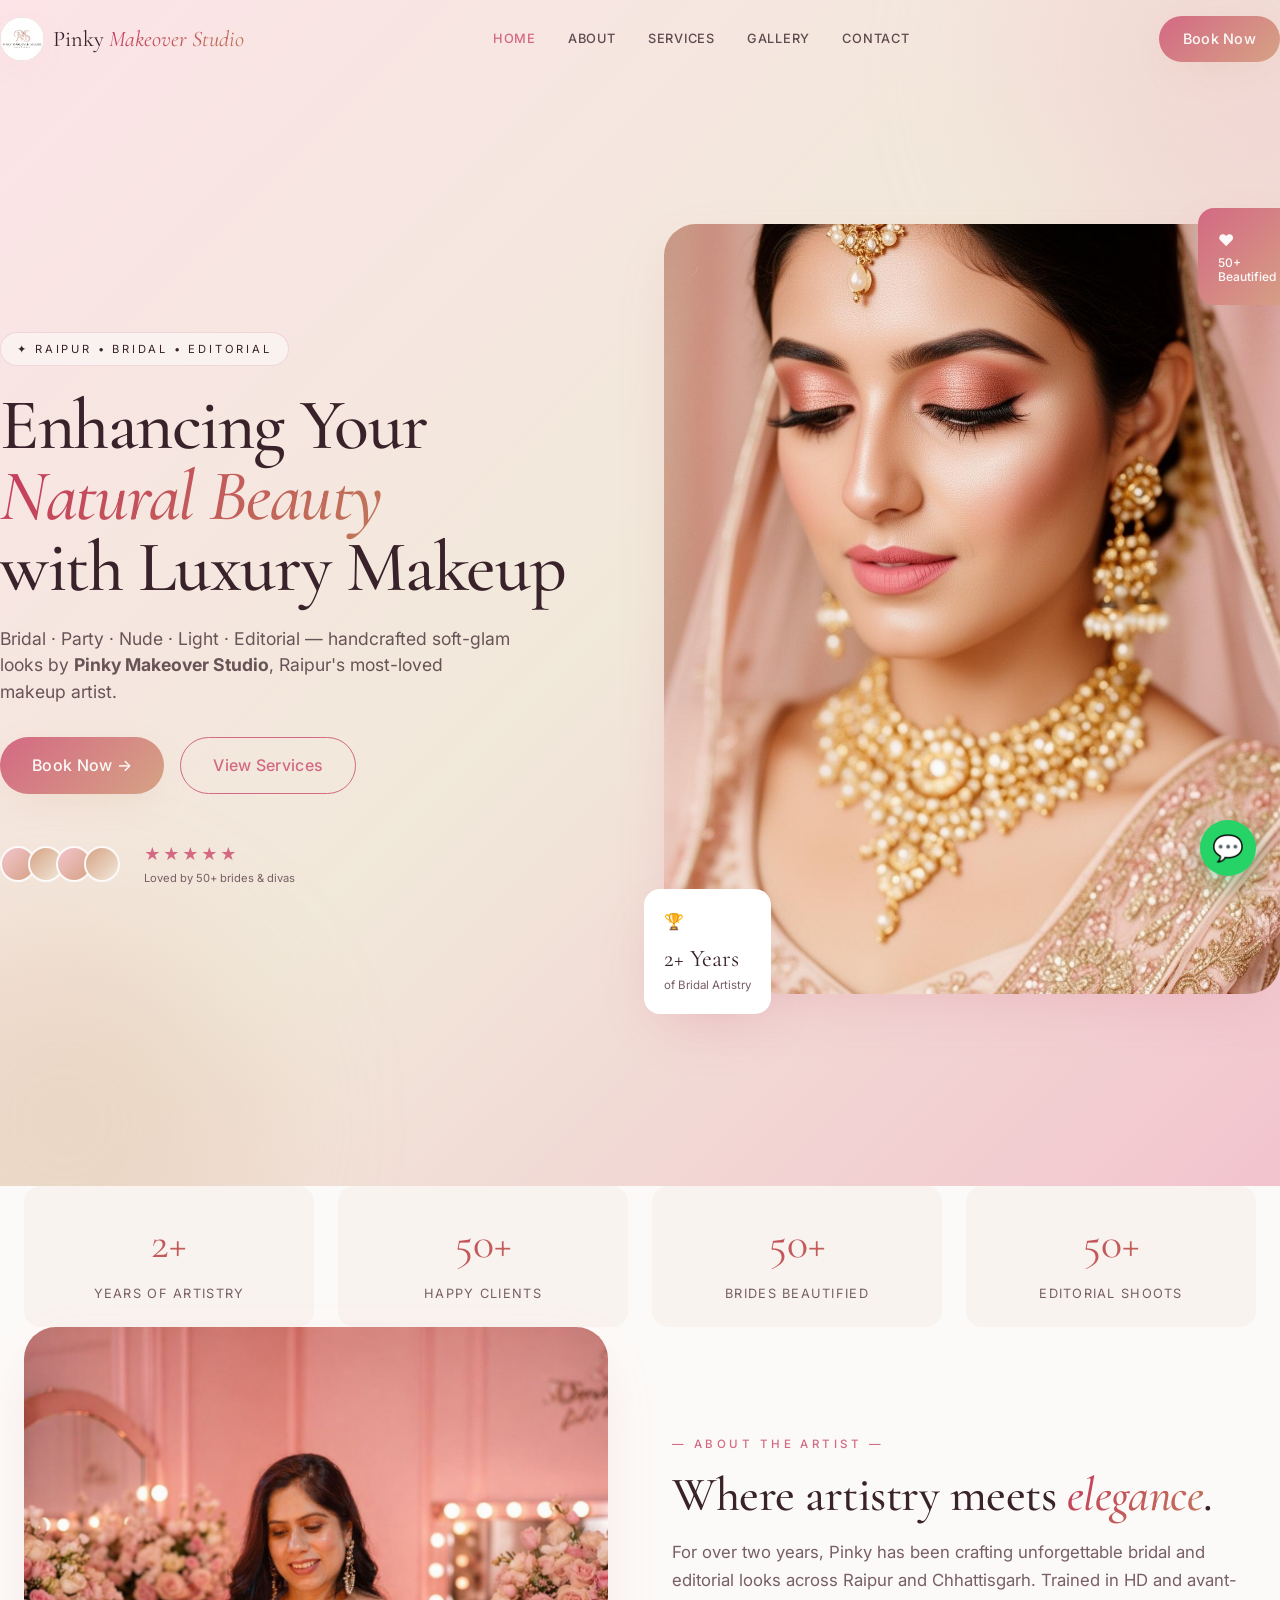
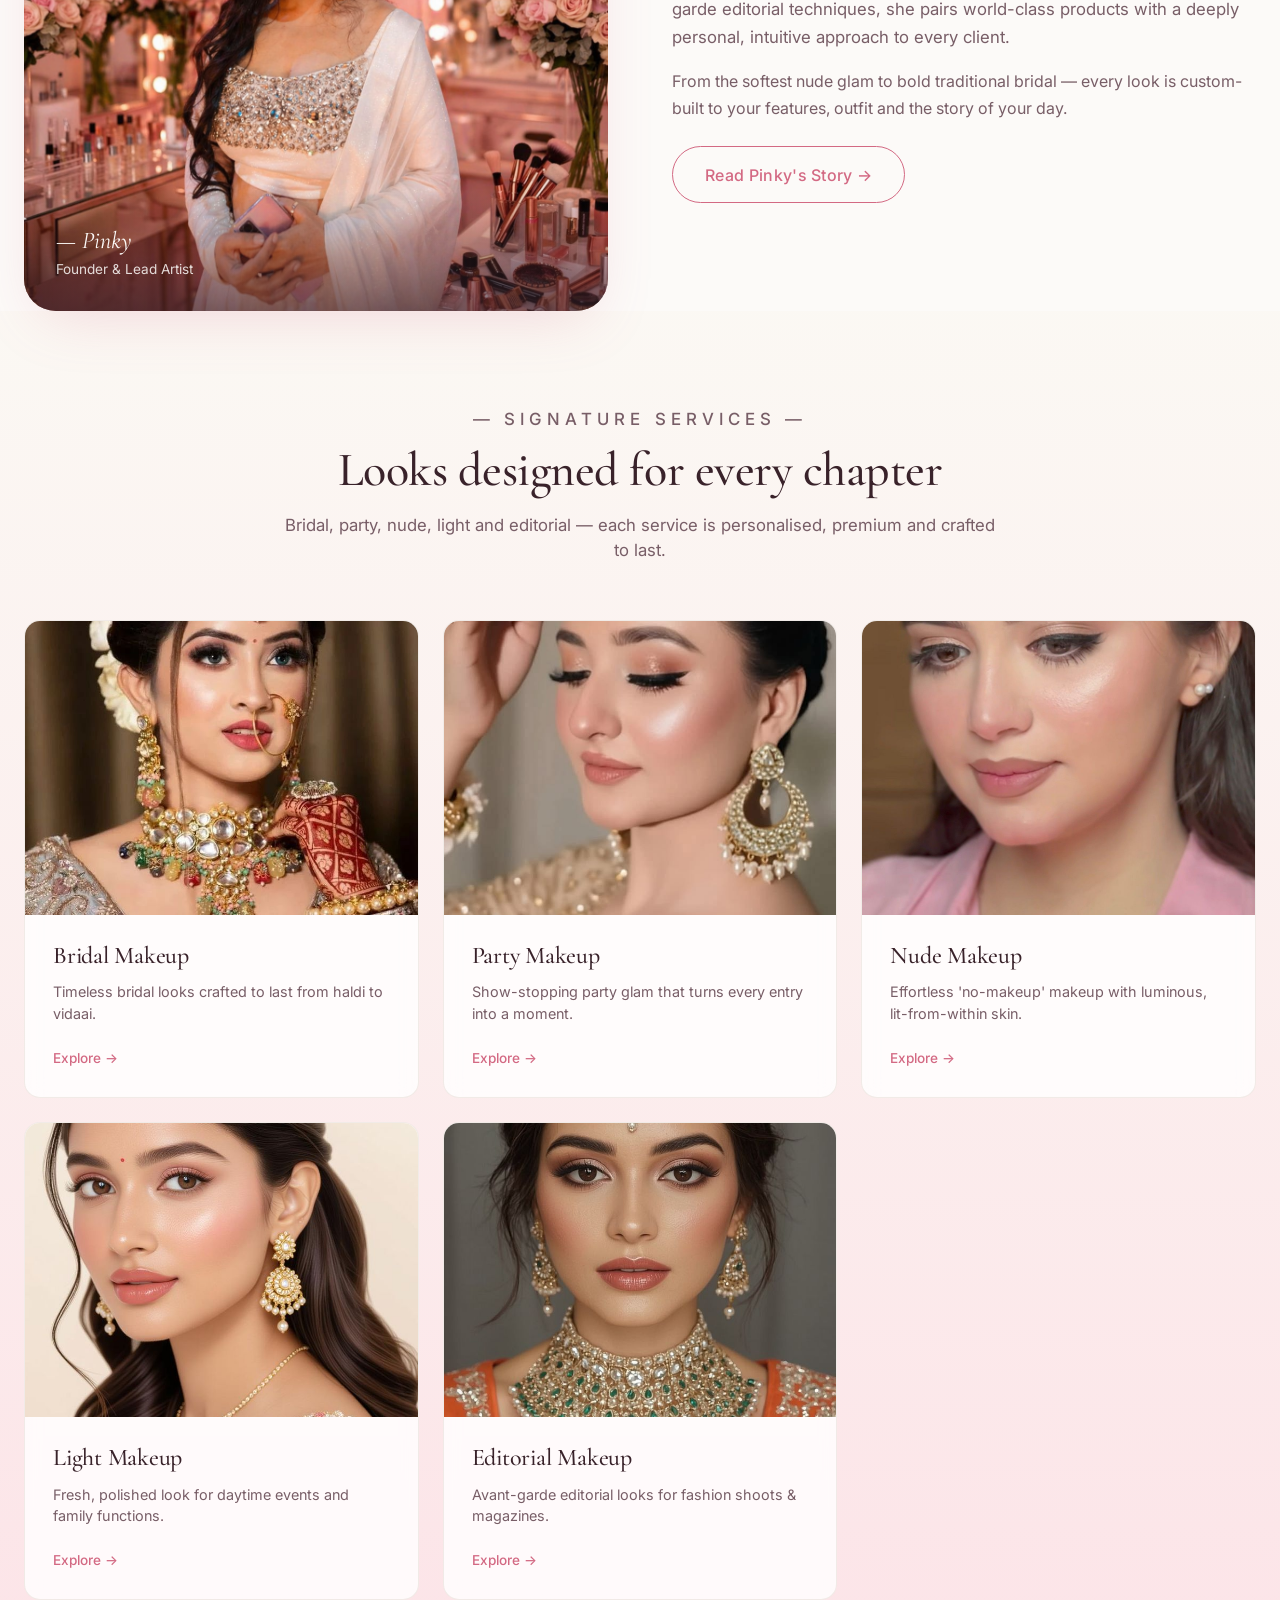
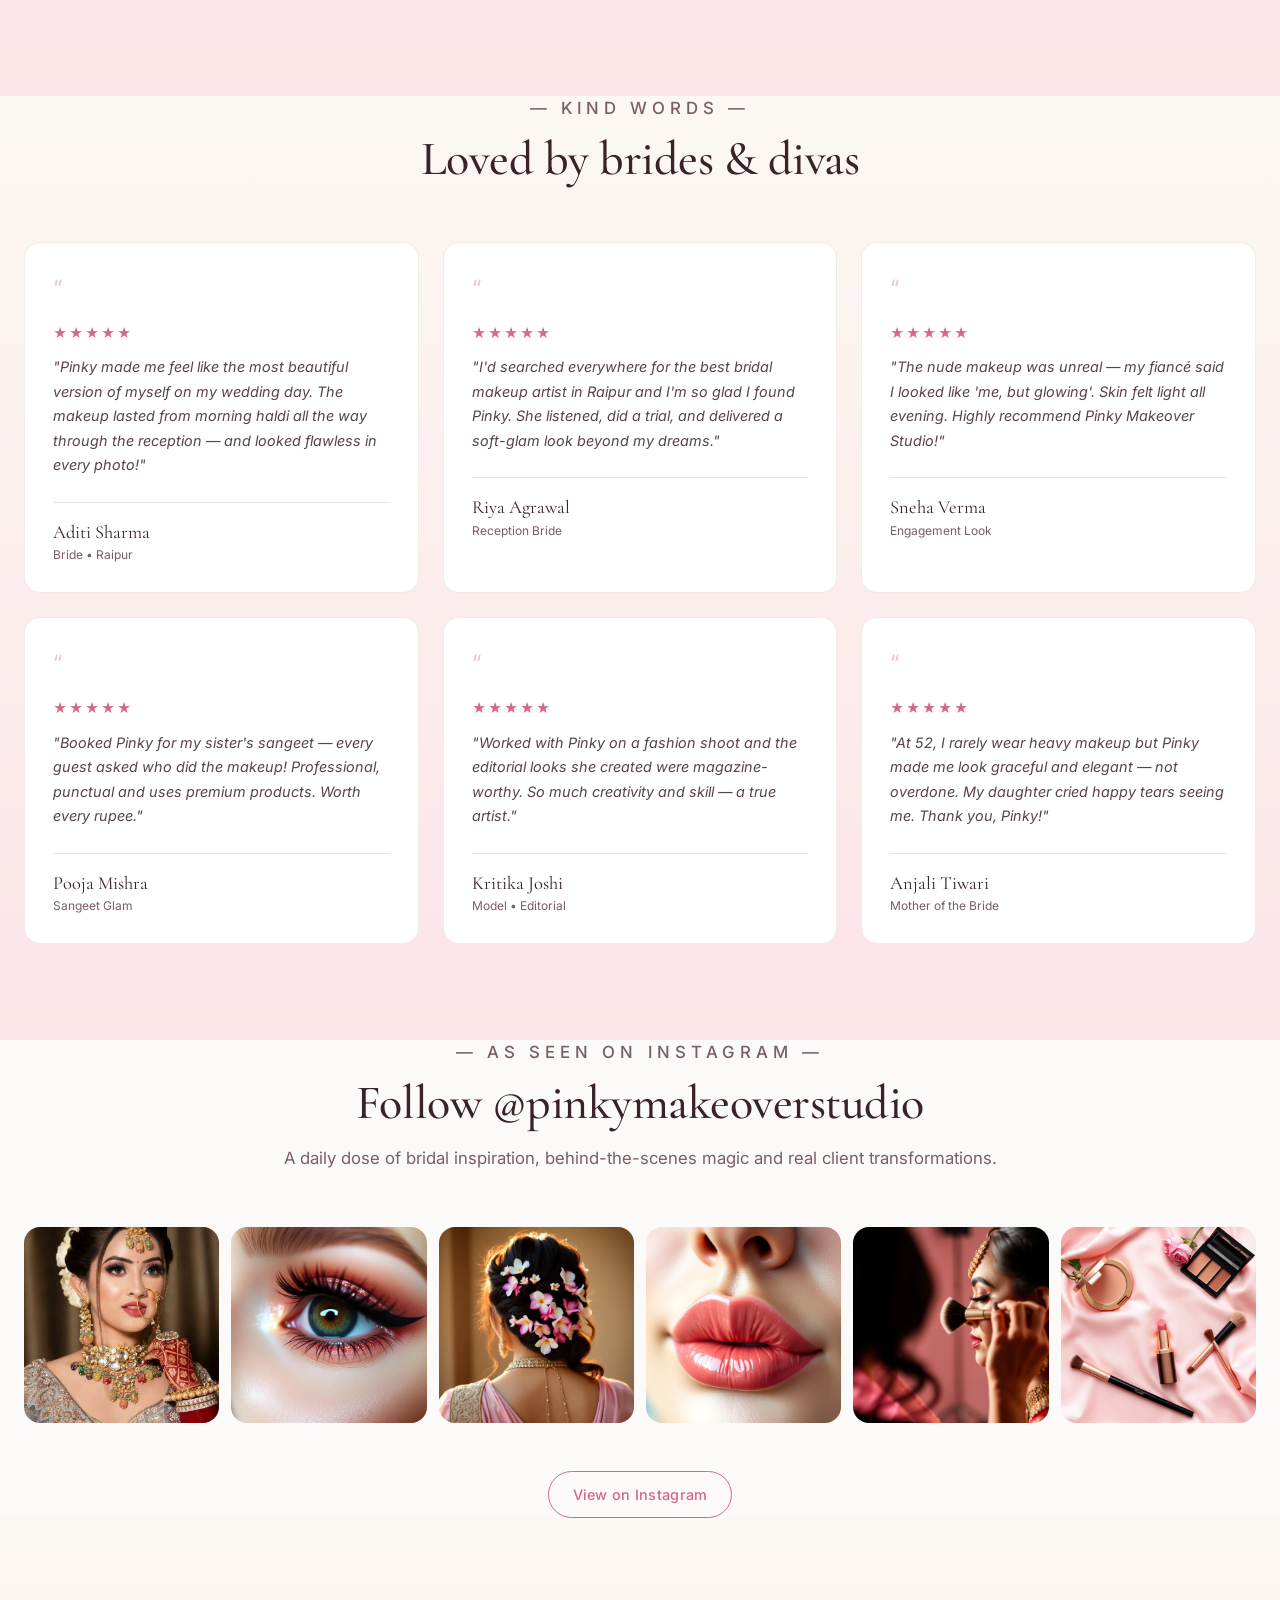
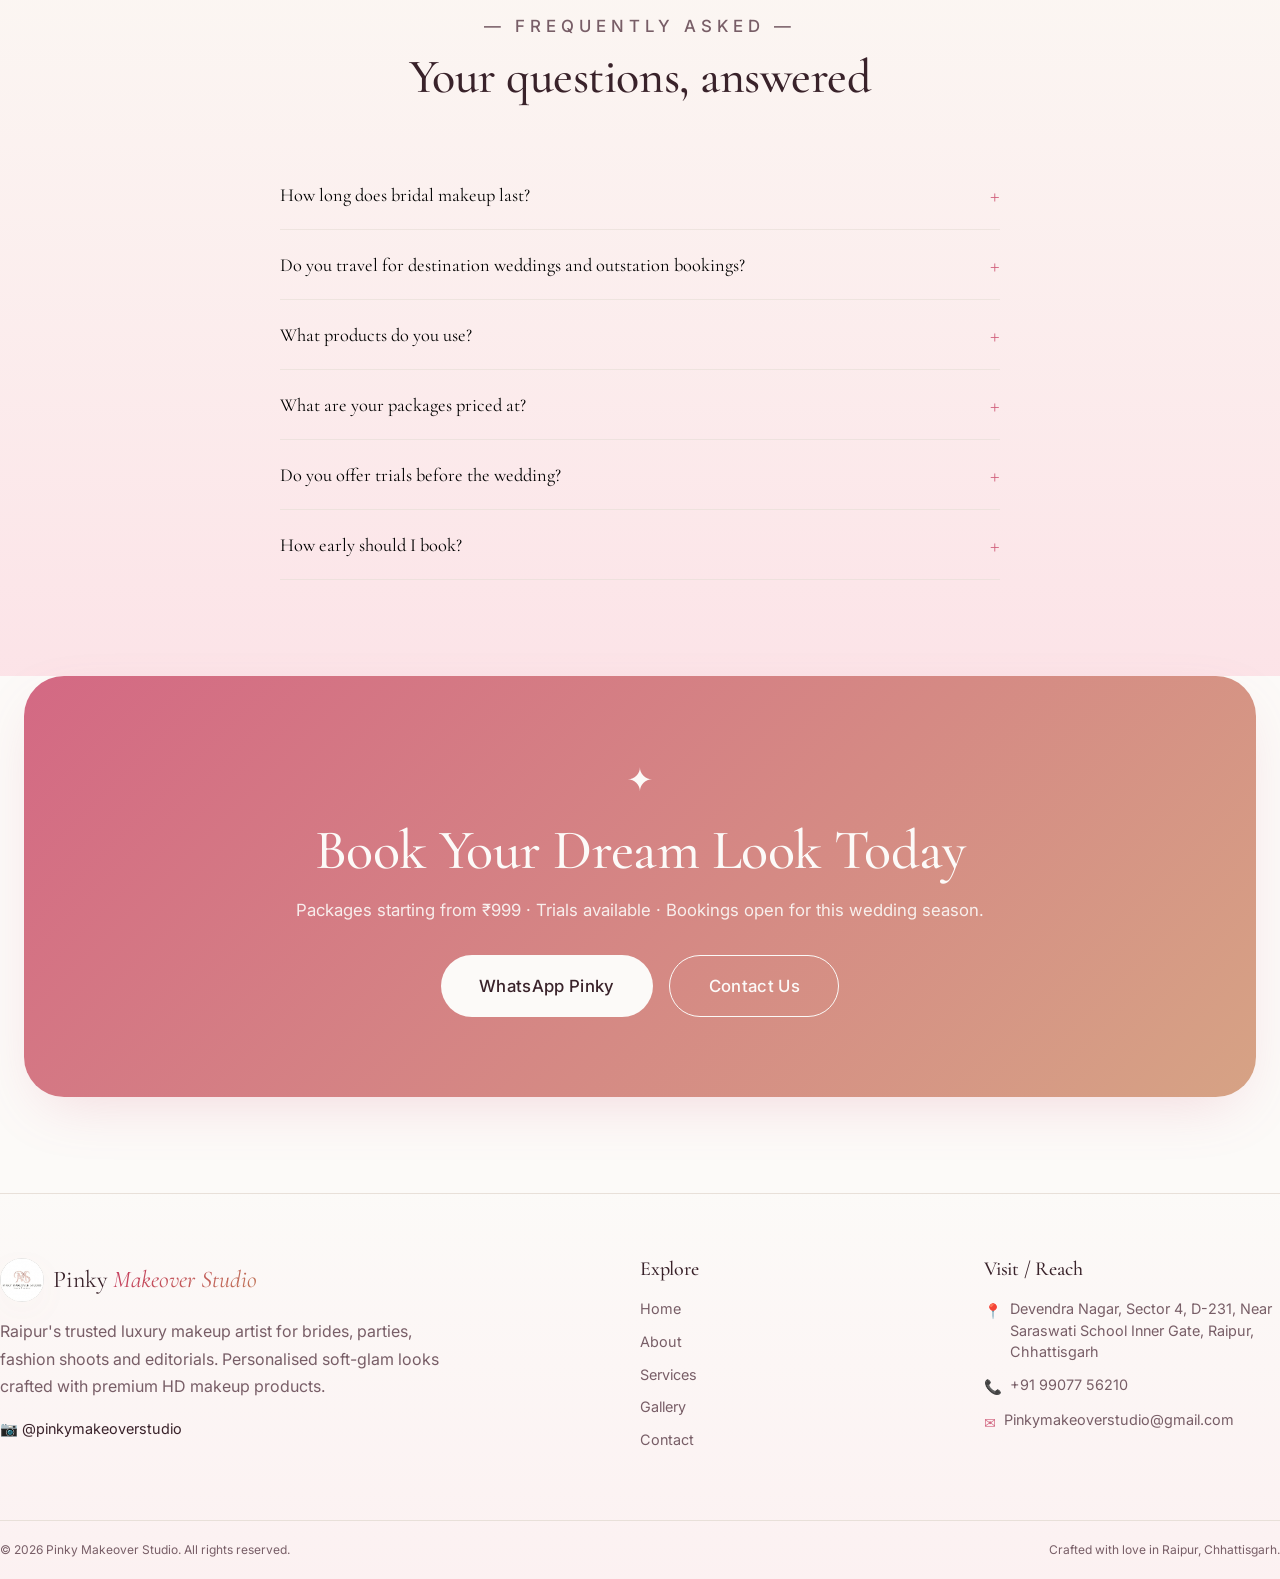
<file: html-version/index.html>
<!doctype html>
<html lang="en">
<head>
<meta charset="utf-8">
<meta name="viewport" content="width=device-width,initial-scale=1">
<title>Pinky Makeover Studio | Best Bridal Makeup Artist in Raipur</title>
<meta name="description" content="Premium bridal, party, nude & editorial makeup artist in Raipur, Chhattisgarh. HD long-lasting makeup. Book on WhatsApp today.">
<link rel="canonical" href="https://pinkymakeoverstudio.com/">
<link rel="icon" href="assets/logo.jpg">
<link rel="stylesheet" href="css/styles.css"> 
<!-- Meta Pixel Code -->
<script>
!function(f,b,e,v,n,t,s)
{if(f.fbq)return;n=f.fbq=function(){n.callMethod?
n.callMethod.apply(n,arguments):n.queue.push(arguments)};
if(!f._fbq)f._fbq=n;n.push=n;n.loaded=!0;n.version='2.0';
n.queue=[];t=b.createElement(e);t.async=!0;
t.src=v;s=b.getElementsByTagName(e)[0];
s.parentNode.insertBefore(t,s)}(window, document,'script',
'https://connect.facebook.net/en_US/fbevents.js');
fbq('init', '1714539659978030');
fbq('track', 'PageView');
</script>
<noscript><img height="1" width="1" style="display:none"
src="https://www.facebook.com/tr?id=1714539659978030&ev=PageView&noscript=1"
/></noscript>
<!-- End Meta Pixel Code -->
</head>
<body>

<!-- NAVBAR -->
<header class="navbar">
  <div class="container nav-inner">
    <a href="index.html" class="brand">
      <img src="assets/logo.jpg" alt="Pinky Makeover Studio logo">
      <span class="brand-name">Pinky <span class="text-gradient" style="font-style:italic">Makeover Studio</span></span>
    </a>
    <nav class="nav-links">
      <a href="index.html" data-nav="index.html">Home</a>
      <a href="about.html" data-nav="about.html">About</a>
      <a href="services.html" data-nav="services.html">Services</a>
      <a href="gallery.html" data-nav="gallery.html">Gallery</a>
      <a href="contact.html" data-nav="contact.html">Contact</a>
    </nav>
    <div class="nav-actions">
      <a class="btn btn-luxe" href="https://wa.me/919907756210?text=Hi%20Pinky%2C%20I%20want%20to%20book%20makeup%20for%20my%20upcoming%20event.%20Please%20share%20details." target="_blank" rel="noopener">Book Now</a>
      <button class="menu-btn" aria-label="Toggle menu">
        <svg viewBox="0 0 24 24" fill="none" stroke-width="2"><path d="M3 6h18M3 12h18M3 18h18"/></svg>
      </button>
    </div>
  </div>
  <div class="mobile-menu">
    <nav class="container">
      <a href="index.html" data-nav="index.html">Home</a>
      <a href="about.html" data-nav="about.html">About</a>
      <a href="services.html" data-nav="services.html">Services</a>
      <a href="gallery.html" data-nav="gallery.html">Gallery</a>
      <a href="contact.html" data-nav="contact.html">Contact</a>
      <a class="btn btn-luxe" href="https://wa.me/919907756210" target="_blank" rel="noopener">Book Now</a>
    </nav>
  </div>
</header>

<!-- HERO -->
<section class="hero">
  <div class="hero-bg"></div>
  <div class="hero-blob b1"></div>
  <div class="hero-blob b2"></div>
  <div class="container hero-grid">
    <div>
      <span class="hero-pill">✦ Raipur • Bridal • Editorial</span>
      <h1>Enhancing Your <br><span class="text-gradient" style="font-style:italic">Natural Beauty</span><br>with Luxury Makeup</h1>
      <p class="lead">Bridal · Party · Nude · Light · Editorial — handcrafted soft-glam looks by <strong>Pinky Makeover Studio</strong>, Raipur's most-loved makeup artist.</p>
      <div class="hero-cta">
        <a class="btn btn-luxe btn-lg" href="https://wa.me/919907756210?text=Hi%20Pinky%2C%20I%20want%20to%20book%20makeup%20for%20my%20upcoming%20event." target="_blank" rel="noopener">Book Now →</a>
        <a class="btn btn-outline btn-lg" href="services.html">View Services</a>
      </div>
      <div class="hero-social">
        <div class="avatars"><span></span><span></span><span></span><span></span></div>
        <div>
          <div class="stars">★★★★★</div>
          <p style="font-size:.7rem;color:hsl(var(--muted-foreground));margin-top:.25rem">Loved by 50+ brides &amp; divas</p>
        </div>
      </div>
    </div>
    <div class="reveal">
      <div class="hero-image-wrap">
        <div class="hero-image">
          <img src="assets/hero-bride.jpg" alt="Soft-glam bridal makeup look by Pinky Makeover Studio in Raipur">
        </div>
        <div class="float-card bottom-left">
          <div style="color:hsl(var(--primary));margin-bottom:.5rem">🏆</div>
          <div class="label">2+ Years</div>
          <div class="sub">of Bridal Artistry</div>
        </div>
        <div class="float-card top-right">
          <div style="margin-bottom:.25rem">♥</div>
          <div style="font-size:.75rem;font-weight:500;line-height:1.2">50+<br>Beautified</div>
        </div>
      </div>
    </div>
  </div>
</section>

<!-- STATS -->
<section class="container">
  <div class="reveal stats-grid">
    <div class="stat"><p class="num text-gradient">2+</p><p class="lbl">Years of Artistry</p></div>
    <div class="stat"><p class="num text-gradient">50+</p><p class="lbl">Happy Clients</p></div>
    <div class="stat"><p class="num text-gradient">50+</p><p class="lbl">Brides Beautified</p></div>
    <div class="stat"><p class="num text-gradient">50+</p><p class="lbl">Editorial Shoots</p></div>
  </div>
</section>

<!-- ABOUT PREVIEW -->
<section class="container">
  <div class="two-col">
    <div class="reveal">
      <div class="media-frame">
        <img src="assets/about-artist.jpg" alt="Pinky — founder and lead artist">
        <div class="media-caption">
          <p class="name">— Pinky</p>
          <p class="role">Founder &amp; Lead Artist</p>
        </div>
      </div>
    </div>
    <div class="reveal">
      <p class="eyebrow">— About the Artist —</p>
      <h2 style="font-size:clamp(2rem,4vw,3rem);margin:1rem 0">Where artistry meets <span class="text-gradient" style="font-style:italic">elegance</span>.</h2>
      <p class="muted" style="font-size:1.05rem;line-height:1.7;margin-bottom:1rem">For over two years, Pinky has been crafting unforgettable bridal and editorial looks across Raipur and Chhattisgarh. Trained in HD and avant-garde editorial techniques, she pairs world-class products with a deeply personal, intuitive approach to every client.</p>
      <p class="muted" style="line-height:1.7;margin-bottom:1.5rem">From the softest nude glam to bold traditional bridal — every look is custom-built to your features, outfit and the story of your day.</p>
      <a class="btn btn-outline btn-lg" href="about.html">Read Pinky's Story →</a>
    </div>
  </div>
</section>

<!-- SERVICES -->
<section class="bg-gradient-soft">
  <div class="container">
    <div class="section-title reveal">
      <p class="eyebrow">— Signature Services —</p>
      <h2>Looks designed for every chapter</h2>
      <p>Bridal, party, nude, light and editorial — each service is personalised, premium and crafted to last.</p>
    </div>
    <div class="services-grid">
      <article class="service-card reveal">
        <div class="img"><img src="assets/look-bridal-traditional.jpg" alt="Bridal Makeup by Pinky Makeover Studio Raipur"></div>
        <div class="body"><h3>Bridal Makeup</h3><p>Timeless bridal looks crafted to last from haldi to vidaai.</p><a href="services.html#bridal-makeup">Explore →</a></div>
      </article>
      <article class="service-card reveal">
        <div class="img"><img src="assets/look-party.jpg" alt="Party Makeup by Pinky Makeover Studio Raipur"></div>
        <div class="body"><h3>Party Makeup</h3><p>Show-stopping party glam that turns every entry into a moment.</p><a href="services.html#party-makeup">Explore →</a></div>
      </article>
      <article class="service-card reveal">
        <div class="img"><img src="assets/look-nude.jpg" alt="Nude Makeup by Pinky Makeover Studio Raipur"></div>
        <div class="body"><h3>Nude Makeup</h3><p>Effortless 'no-makeup' makeup with luminous, lit-from-within skin.</p><a href="services.html#nude-makeup">Explore →</a></div>
      </article>
      <article class="service-card reveal">
        <div class="img"><img src="assets/look-light.jpg" alt="Light Makeup by Pinky Makeover Studio Raipur"></div>
        <div class="body"><h3>Light Makeup</h3><p>Fresh, polished look for daytime events and family functions.</p><a href="services.html#light-makeup">Explore →</a></div>
      </article>
      <article class="service-card reveal">
        <div class="img"><img src="assets/look-editorial.jpg" alt="Editorial Makeup by Pinky Makeover Studio Raipur"></div>
        <div class="body"><h3>Editorial Makeup</h3><p>Avant-garde editorial looks for fashion shoots & magazines.</p><a href="services.html#editorial-makeup">Explore →</a></div>
      </article>
    </div>
  </div>
</section>

<!-- TESTIMONIALS -->
<section class="bg-gradient-soft" style="padding-top:0">
  <div class="container">
    <div class="section-title reveal">
      <p class="eyebrow">— Kind Words —</p>
      <h2>Loved by brides &amp; divas</h2>
    </div>
    <div class="testimonials-grid">
      <div class="card testimonial reveal"><div class="quote">“</div><div class="stars">★★★★★</div><p>"Pinky made me feel like the most beautiful version of myself on my wedding day. The makeup lasted from morning haldi all the way through the reception — and looked flawless in every photo!"</p><div class="who"><div class="n">Aditi Sharma</div><div class="r">Bride • Raipur</div></div></div>
      <div class="card testimonial reveal"><div class="quote">“</div><div class="stars">★★★★★</div><p>"I'd searched everywhere for the best bridal makeup artist in Raipur and I'm so glad I found Pinky. She listened, did a trial, and delivered a soft-glam look beyond my dreams."</p><div class="who"><div class="n">Riya Agrawal</div><div class="r">Reception Bride</div></div></div>
      <div class="card testimonial reveal"><div class="quote">“</div><div class="stars">★★★★★</div><p>"The nude makeup was unreal — my fiancé said I looked like 'me, but glowing'. Skin felt light all evening. Highly recommend Pinky Makeover Studio!"</p><div class="who"><div class="n">Sneha Verma</div><div class="r">Engagement Look</div></div></div>
      <div class="card testimonial reveal"><div class="quote">“</div><div class="stars">★★★★★</div><p>"Booked Pinky for my sister's sangeet — every guest asked who did the makeup! Professional, punctual and uses premium products. Worth every rupee."</p><div class="who"><div class="n">Pooja Mishra</div><div class="r">Sangeet Glam</div></div></div>
      <div class="card testimonial reveal"><div class="quote">“</div><div class="stars">★★★★★</div><p>"Worked with Pinky on a fashion shoot and the editorial looks she created were magazine-worthy. So much creativity and skill — a true artist."</p><div class="who"><div class="n">Kritika Joshi</div><div class="r">Model • Editorial</div></div></div>
      <div class="card testimonial reveal"><div class="quote">“</div><div class="stars">★★★★★</div><p>"At 52, I rarely wear heavy makeup but Pinky made me look graceful and elegant — not overdone. My daughter cried happy tears seeing me. Thank you, Pinky!"</p><div class="who"><div class="n">Anjali Tiwari</div><div class="r">Mother of the Bride</div></div></div>
    </div>
  </div>
</section>

<!-- INSTAGRAM -->
<section class="container">
  <div class="section-title reveal">
    <p class="eyebrow">— As Seen on Instagram —</p>
    <h2>Follow @pinkymakeoverstudio</h2>
    <p>A daily dose of bridal inspiration, behind-the-scenes magic and real client transformations.</p>
  </div>
  <div class="reveal">
    <div class="insta-grid">
      <a class="insta-item" href="https://www.instagram.com/pinkymakeoverstudio?utm_source=ig_web_button_share_sheet&igsh=ZDNlZDc0MzIxNw==" target="_blank" rel="noopener"><img src="assets/look-bridal-traditional.jpg" alt="Instagram post 1"><div class="insta-overlay">📷</div></a>
      <a class="insta-item" href="https://www.instagram.com/pinkymakeoverstudio?utm_source=ig_web_button_share_sheet&igsh=ZDNlZDc0MzIxNw==" target="_blank" rel="noopener"><img src="assets/insta-2.jpg" alt="Instagram post 2"><div class="insta-overlay">📷</div></a>
      <a class="insta-item" href="https://www.instagram.com/pinkymakeoverstudio?utm_source=ig_web_button_share_sheet&igsh=ZDNlZDc0MzIxNw==" target="_blank" rel="noopener"><img src="assets/insta-3.jpg" alt="Instagram post 3"><div class="insta-overlay">📷</div></a>
      <a class="insta-item" href="https://www.instagram.com/pinkymakeoverstudio?utm_source=ig_web_button_share_sheet&igsh=ZDNlZDc0MzIxNw==" target="_blank" rel="noopener"><img src="assets/insta-4.jpg" alt="Instagram post 4"><div class="insta-overlay">📷</div></a>
      <a class="insta-item" href="https://www.instagram.com/pinkymakeoverstudio?utm_source=ig_web_button_share_sheet&igsh=ZDNlZDc0MzIxNw==" target="_blank" rel="noopener"><img src="assets/insta-5.jpg" alt="Instagram post 5"><div class="insta-overlay">📷</div></a>
      <a class="insta-item" href="https://www.instagram.com/pinkymakeoverstudio?utm_source=ig_web_button_share_sheet&igsh=ZDNlZDc0MzIxNw==" target="_blank" rel="noopener"><img src="assets/flatlay-products.jpg" alt="Instagram post 6"><div class="insta-overlay">📷</div></a>
    </div>
    <div class="text-center mt-6">
      <a class="btn btn-outline" href="https://www.instagram.com/pinkymakeoverstudio?utm_source=ig_web_button_share_sheet&igsh=ZDNlZDc0MzIxNw==" target="_blank" rel="noopener">View on Instagram</a>
    </div>
  </div>
</section>

<!-- FAQ -->
<section class="bg-gradient-soft">
  <div class="container">
    <div class="section-title reveal"><p class="eyebrow">— Frequently Asked —</p><h2>Your questions, answered</h2></div>
    <div class="faq reveal">
      <div class="faq-item"><button class="faq-q">How long does bridal makeup last?</button><div class="faq-a"><p>Our HD bridal makeup lasts 14–16 hours with zero touch-ups required. We use waterproof, sweat-resistant premium formulas designed for Indian wedding marathons.</p></div></div>
      <div class="faq-item"><button class="faq-q">Do you travel for destination weddings and outstation bookings?</button><div class="faq-a"><p>Absolutely. Pinky travels across Chhattisgarh and pan-India for destination weddings. Travel and stay charges are quoted separately based on the location.</p></div></div>
      <div class="faq-item"><button class="faq-q">What products do you use?</button><div class="faq-a"><p>We use only premium, professional-grade brands — MAC, Huda Beauty, Charlotte Tilbury, Kryolan, Bobbi Brown and Anastasia Beverly Hills. All products are hygienically sanitised between every client.</p></div></div>
      <div class="faq-item"><button class="faq-q">What are your packages priced at?</button><div class="faq-a"><p>Our packages start from ₹999 for light makeup and scale up for full bridal experiences. Custom packages are designed based on your event and requirements — message us on WhatsApp for a personalised quote.</p></div></div>
      <div class="faq-item"><button class="faq-q">Do you offer trials before the wedding?</button><div class="faq-a"><p>Yes — we strongly recommend a pre-wedding trial. It lets us perfect your look, test products on your skin and ensure absolute confidence on the big day.</p></div></div>
      <div class="faq-item"><button class="faq-q">How early should I book?</button><div class="faq-a"><p>For bridal services, please book 2–3 months in advance, especially during wedding season (October–February). Party and editorial bookings can usually be accommodated with 1–2 weeks' notice.</p></div></div>
    </div>
  </div>
</section>

<!-- CTA BANNER -->
<section class="container">
  <div class="cta-banner reveal">
    <div style="font-size:2rem;margin-bottom:1rem">✦</div>
    <h2>Book Your Dream Look Today</h2>
    <p>Packages starting from ₹999 · Trials available · Bookings open for this wedding season.</p>
    <div class="btns">
      <a class="btn btn-light btn-xl" href="https://wa.me/919907756210" target="_blank" rel="noopener">WhatsApp Pinky</a>
      <a class="btn btn-ghost-light btn-xl" href="contact.html">Contact Us</a>
    </div>
  </div>
</section>

<!-- FOOTER -->
<footer class="footer">
  <div class="container footer-inner">
    <div>
      <div class="brand">
        <img src="assets/logo.jpg" alt="Pinky Makeover Studio logo">
        <span class="brand-name">Pinky <span class="text-gradient" style="font-style:italic">Makeover Studio</span></span>
      </div>
      <p class="about">Raipur's trusted luxury makeup artist for brides, parties, fashion shoots and editorials. Personalised soft-glam looks crafted with premium HD makeup products.</p>
      <a class="story-link" style="font-size:.9rem" href="https://www.instagram.com/pinkymakeoverstudio?utm_source=ig_web_button_share_sheet&igsh=ZDNlZDc0MzIxNw==" target="_blank" rel="noopener">📷 @pinkymakeoverstudio</a>
    </div>
    <div>
      <h4>Explore</h4>
      <ul>
        <li><a class="story-link" href="index.html">Home</a></li>
        <li><a class="story-link" href="about.html">About</a></li>
        <li><a class="story-link" href="services.html">Services</a></li>
        <li><a class="story-link" href="gallery.html">Gallery</a></li>
        <li><a class="story-link" href="contact.html">Contact</a></li>
      </ul>
    </div>
    <div>
      <h4>Visit / Reach</h4>
      <div class="meta"><span class="ic">📍</span><span>Devendra Nagar, Sector 4, D-231, Near Saraswati School Inner Gate, Raipur, Chhattisgarh</span></div>
      <div class="meta"><span class="ic">📞</span><a class="story-link" href="tel:+919907756210">+91 99077 56210</a></div>
      <div class="meta"><span class="ic">✉️</span><a class="story-link" href="mailto:Pinkymakeoverstudio@gmail.com">Pinkymakeoverstudio@gmail.com</a></div>
    </div>
  </div>
  <div class="container footer-bottom">
    <p>© <span id="year"></span> Pinky Makeover Studio. All rights reserved.</p>
    <p>Crafted with love in Raipur, Chhattisgarh.</p>
  </div>
</footer>

<a class="wa-fab" href="https://wa.me/919907756210" target="_blank" rel="noopener" aria-label="Chat on WhatsApp">💬</a>

<script src="js/main.js"></script>
</body>
</html>
</file>
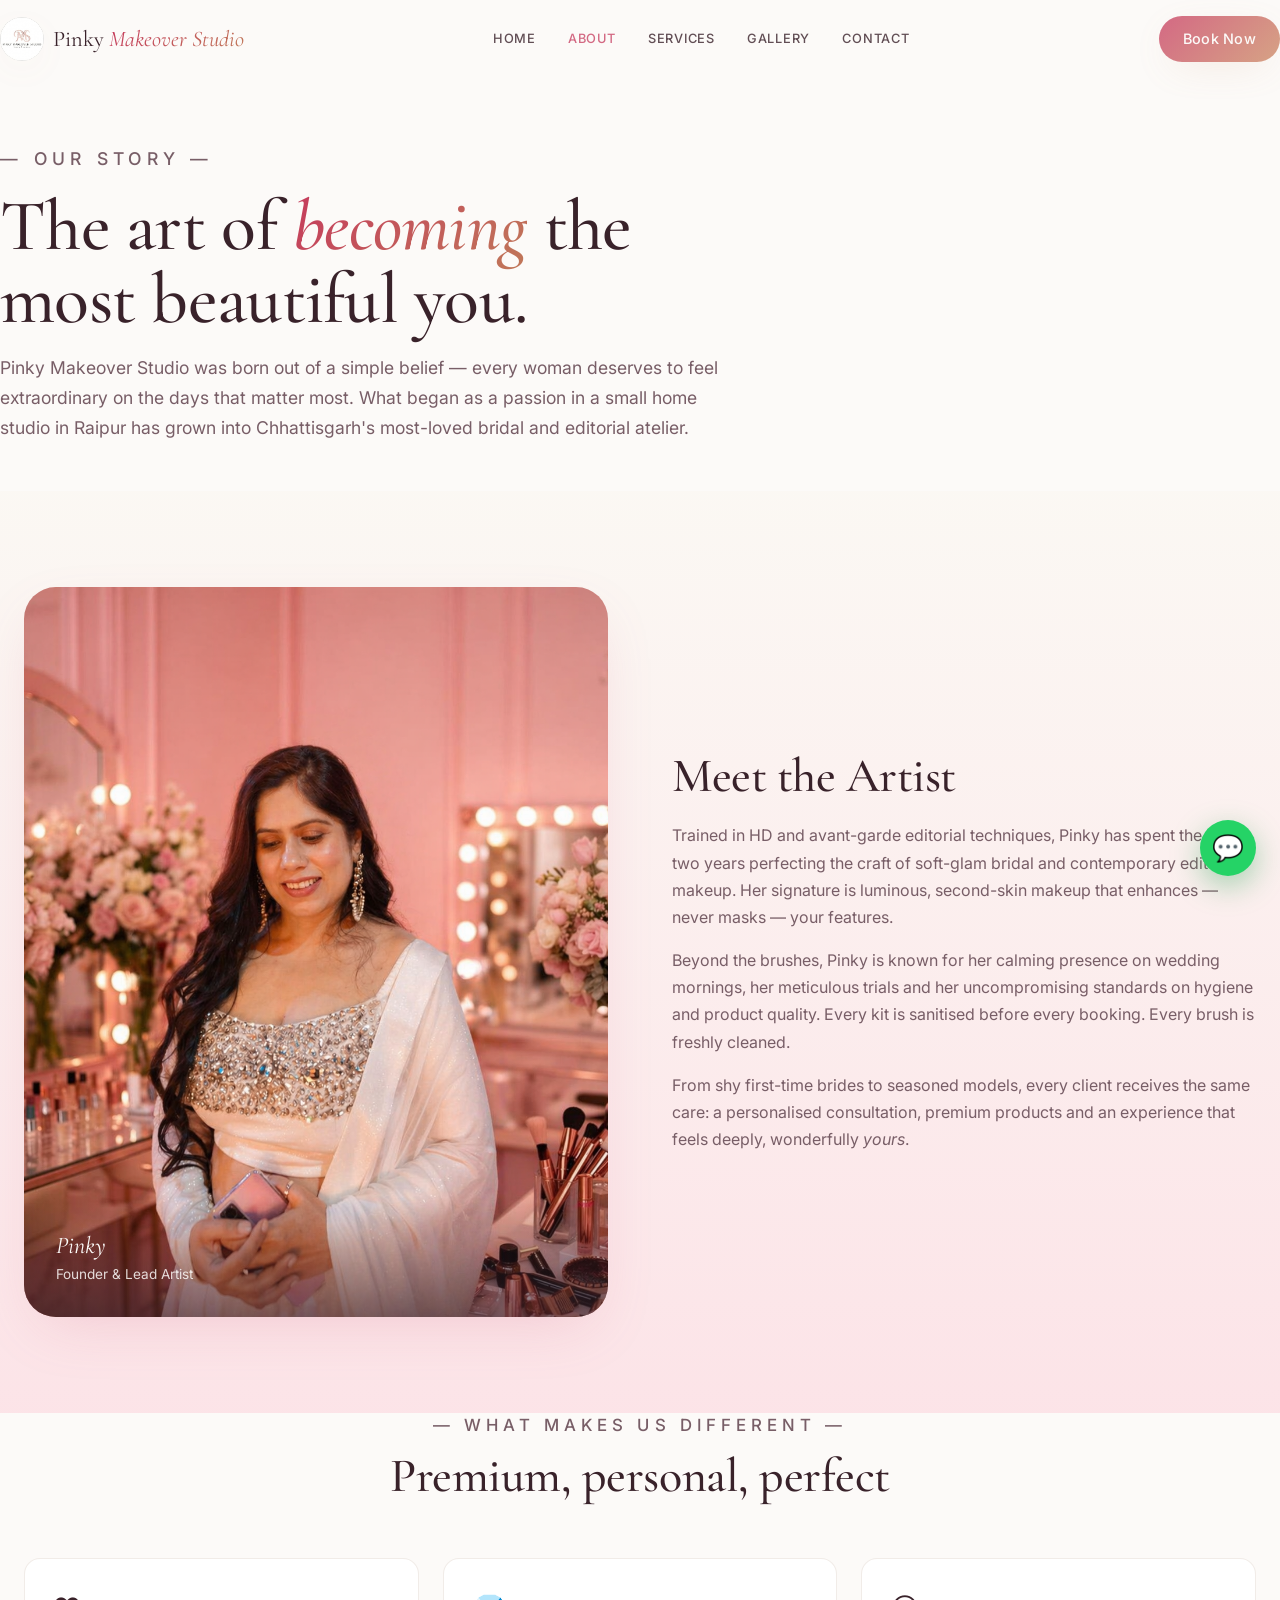
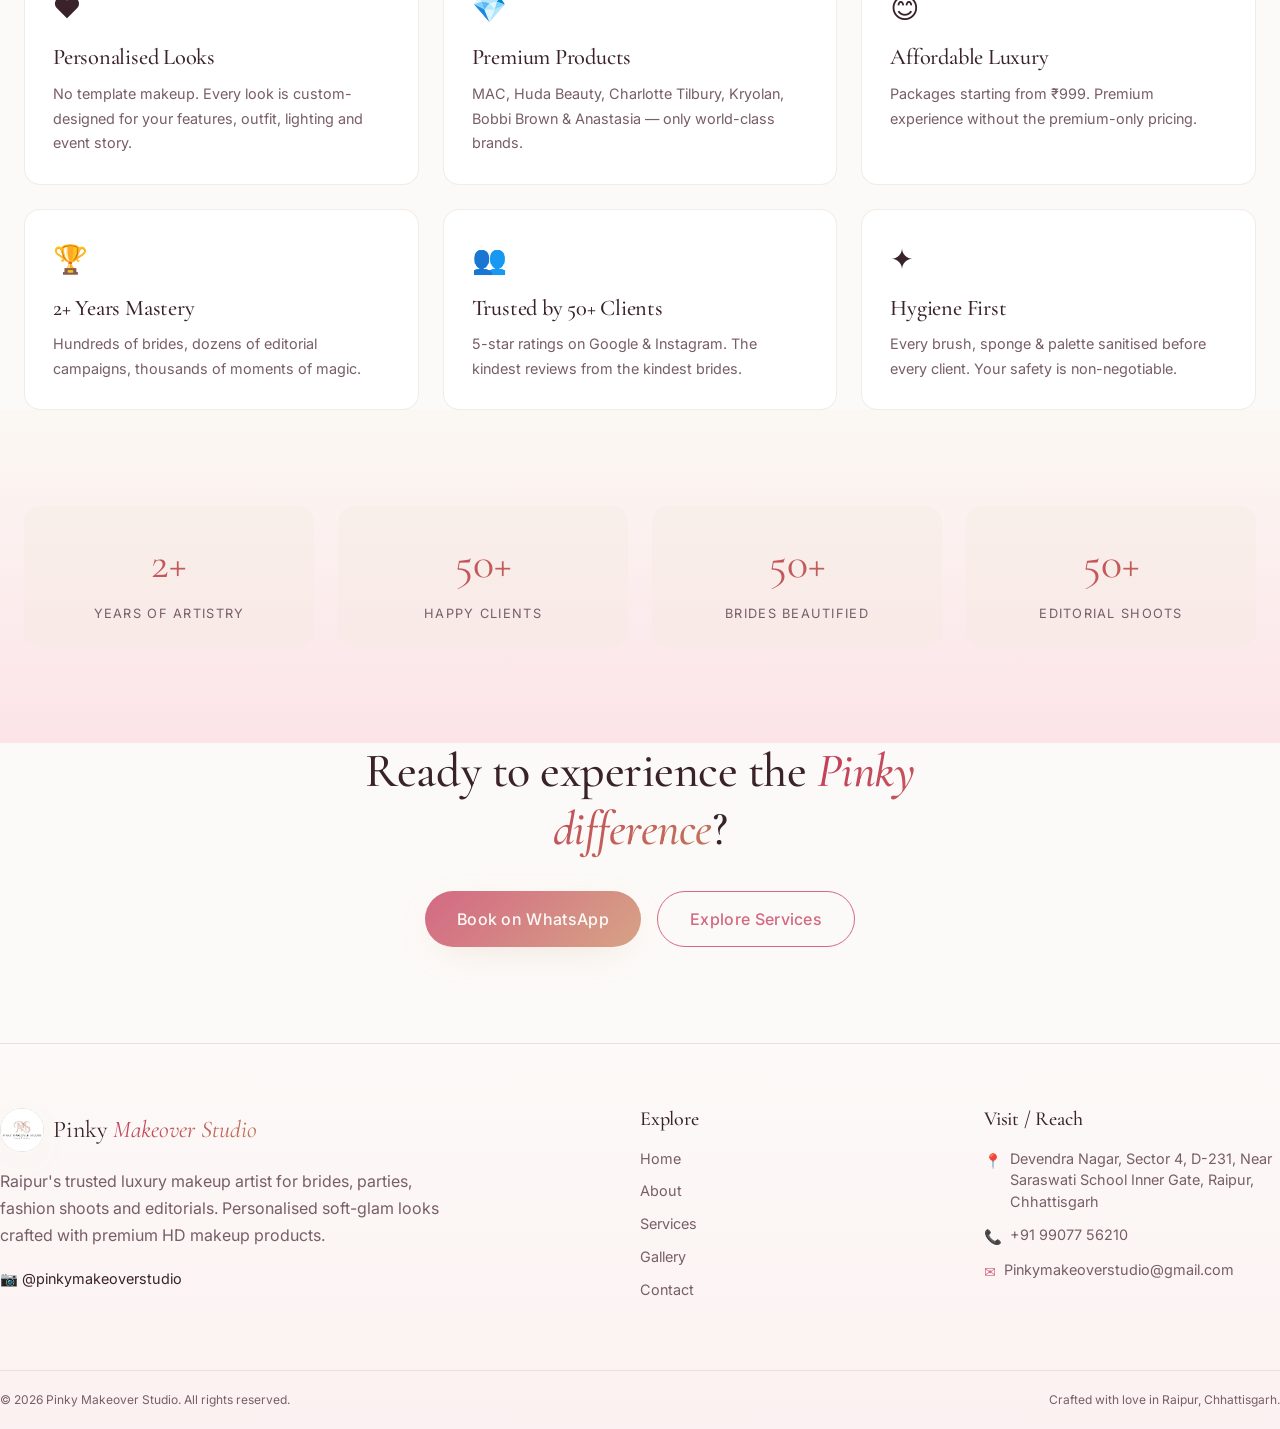
<file: html-version/about.html>
<!doctype html>
<html lang="en">
<head>
<meta charset="utf-8">
<meta name="viewport" content="width=device-width,initial-scale=1">
<title>About Pinky Makeover Studio | Luxury Makeup Artist Raipur</title>
<meta name="description" content="Meet Pinky — Raipur's premier bridal & editorial makeup artist with 2+ years of experience and 50+ happy clients across Chhattisgarh.">
<link rel="canonical" href="https://pinkymakeoverstudio.com/about">
<link rel="icon" href="assets/logo.jpg">
<link rel="stylesheet" href="css/styles.css">
</head>
<body>

<header class="navbar">
  <div class="container nav-inner">
    <a href="index.html" class="brand">
      <img src="assets/logo.jpg" alt="Pinky Makeover Studio logo">
      <span class="brand-name">Pinky <span class="text-gradient" style="font-style:italic">Makeover Studio</span></span>
    </a>
    <nav class="nav-links">
      <a href="index.html" data-nav="index.html">Home</a>
      <a href="about.html" data-nav="about.html">About</a>
      <a href="services.html" data-nav="services.html">Services</a>
      <a href="gallery.html" data-nav="gallery.html">Gallery</a>
      <a href="contact.html" data-nav="contact.html">Contact</a>
    </nav>
    <div class="nav-actions">
      <a class="btn btn-luxe" href="https://wa.me/919907756210" target="_blank" rel="noopener">Book Now</a>
      <button class="menu-btn" aria-label="Toggle menu"><svg viewBox="0 0 24 24" fill="none" stroke-width="2"><path d="M3 6h18M3 12h18M3 18h18"/></svg></button>
    </div>
  </div>
  <div class="mobile-menu"><nav class="container">
    <a href="index.html" data-nav="index.html">Home</a>
    <a href="about.html" data-nav="about.html">About</a>
    <a href="services.html" data-nav="services.html">Services</a>
    <a href="gallery.html" data-nav="gallery.html">Gallery</a>
    <a href="contact.html" data-nav="contact.html">Contact</a>
    <a class="btn btn-luxe" href="https://wa.me/919907756210" target="_blank" rel="noopener">Book Now</a>
  </nav></div>
</header>

<section class="container page-header" style="margin-top:4rem">
  <div class="reveal max">
    <p class="eyebrow">— Our Story —</p>
    <h1>The art of <span class="text-gradient" style="font-style:italic">becoming</span> the most beautiful you.</h1>
    <p>Pinky Makeover Studio was born out of a simple belief — every woman deserves to feel extraordinary on the days that matter most. What began as a passion in a small home studio in Raipur has grown into Chhattisgarh's most-loved bridal and editorial atelier.</p>
  </div>
</section>

<section class="bg-gradient-soft">
  <div class="container two-col">
    <div class="reveal">
      <div class="media-frame tall">
        <img src="assets/about-artist.jpg" alt="Pinky — luxury bridal makeup artist in Raipur">
        <div class="media-caption">
          <p class="name">Pinky</p>
          <p class="role">Founder &amp; Lead Artist</p>
        </div>
      </div>
    </div>
    <div class="reveal">
      <h2 style="font-size:clamp(2rem,4vw,3rem);margin-bottom:1.25rem">Meet the Artist</h2>
      <p class="muted" style="line-height:1.7;margin-bottom:1rem">Trained in HD and avant-garde editorial techniques, Pinky has spent the last two years perfecting the craft of soft-glam bridal and contemporary editorial makeup. Her signature is luminous, second-skin makeup that enhances — never masks — your features.</p>
      <p class="muted" style="line-height:1.7;margin-bottom:1rem">Beyond the brushes, Pinky is known for her calming presence on wedding mornings, her meticulous trials and her uncompromising standards on hygiene and product quality. Every kit is sanitised before every booking. Every brush is freshly cleaned.</p>
      <p class="muted" style="line-height:1.7">From shy first-time brides to seasoned models, every client receives the same care: a personalised consultation, premium products and an experience that feels deeply, wonderfully <em>yours</em>.</p>
    </div>
  </div>
</section>

<section class="container">
  <div class="section-title reveal"><p class="eyebrow">— What Makes Us Different —</p><h2>Premium, personal, perfect</h2></div>
  <div class="features-grid">
    <div class="card feature-card reveal"><div class="icon">♥</div><h3>Personalised Looks</h3><p>No template makeup. Every look is custom-designed for your features, outfit, lighting and event story.</p></div>
    <div class="card feature-card reveal"><div class="icon">💎</div><h3>Premium Products</h3><p>MAC, Huda Beauty, Charlotte Tilbury, Kryolan, Bobbi Brown &amp; Anastasia — only world-class brands.</p></div>
    <div class="card feature-card reveal"><div class="icon">😊</div><h3>Affordable Luxury</h3><p>Packages starting from ₹999. Premium experience without the premium-only pricing.</p></div>
    <div class="card feature-card reveal"><div class="icon">🏆</div><h3>2+ Years Mastery</h3><p>Hundreds of brides, dozens of editorial campaigns, thousands of moments of magic.</p></div>
    <div class="card feature-card reveal"><div class="icon">👥</div><h3>Trusted by 50+ Clients</h3><p>5-star ratings on Google &amp; Instagram. The kindest reviews from the kindest brides.</p></div>
    <div class="card feature-card reveal"><div class="icon">✦</div><h3>Hygiene First</h3><p>Every brush, sponge &amp; palette sanitised before every client. Your safety is non-negotiable.</p></div>
  </div>
</section>

<section class="bg-gradient-soft">
  <div class="container reveal stats-grid">
    <div class="stat"><p class="num text-gradient">2+</p><p class="lbl">Years of Artistry</p></div>
    <div class="stat"><p class="num text-gradient">50+</p><p class="lbl">Happy Clients</p></div>
    <div class="stat"><p class="num text-gradient">50+</p><p class="lbl">Brides Beautified</p></div>
    <div class="stat"><p class="num text-gradient">50+</p><p class="lbl">Editorial Shoots</p></div>
  </div>
</section>

<section class="container text-center">
  <h2 style="font-size:clamp(2rem,4vw,3rem);max-width:640px;margin:0 auto 2rem;line-height:1.2">Ready to experience the <span class="text-gradient" style="font-style:italic">Pinky difference</span>?</h2>
  <div style="display:flex;justify-content:center;flex-wrap:wrap;gap:1rem">
    <a class="btn btn-luxe btn-lg" href="https://wa.me/919907756210" target="_blank" rel="noopener">Book on WhatsApp</a>
    <a class="btn btn-outline btn-lg" href="services.html">Explore Services</a>
  </div>
</section>

<footer class="footer">
  <div class="container footer-inner">
    <div>
      <div class="brand">
        <img src="assets/logo.jpg" alt="Pinky Makeover Studio logo">
        <span class="brand-name">Pinky <span class="text-gradient" style="font-style:italic">Makeover Studio</span></span>
      </div>
      <p class="about">Raipur's trusted luxury makeup artist for brides, parties, fashion shoots and editorials. Personalised soft-glam looks crafted with premium HD makeup products.</p>
      <a class="story-link" style="font-size:.9rem" href="https://www.instagram.com/pinkymakeoverstudio?utm_source=ig_web_button_share_sheet&igsh=ZDNlZDc0MzIxNw==" target="_blank" rel="noopener">📷 @pinkymakeoverstudio</a>
    </div>
    <div><h4>Explore</h4><ul>
      <li><a class="story-link" href="index.html">Home</a></li>
      <li><a class="story-link" href="about.html">About</a></li>
      <li><a class="story-link" href="services.html">Services</a></li>
      <li><a class="story-link" href="gallery.html">Gallery</a></li>
      <li><a class="story-link" href="contact.html">Contact</a></li>
    </ul></div>
    <div><h4>Visit / Reach</h4>
      <div class="meta"><span class="ic">📍</span><span>Devendra Nagar, Sector 4, D-231, Near Saraswati School Inner Gate, Raipur, Chhattisgarh</span></div>
      <div class="meta"><span class="ic">📞</span><a class="story-link" href="tel:+919907756210">+91 99077 56210</a></div>
      <div class="meta"><span class="ic">✉️</span><a class="story-link" href="mailto:Pinkymakeoverstudio@gmail.com">Pinkymakeoverstudio@gmail.com</a></div>
    </div>
  </div>
  <div class="container footer-bottom">
    <p>© <span id="year"></span> Pinky Makeover Studio. All rights reserved.</p>
    <p>Crafted with love in Raipur, Chhattisgarh.</p>
  </div>
</footer>

<a class="wa-fab" href="https://wa.me/919907756210" target="_blank" rel="noopener" aria-label="Chat on WhatsApp">💬</a>
<script src="js/main.js"></script>
</body>
</html>
</file>
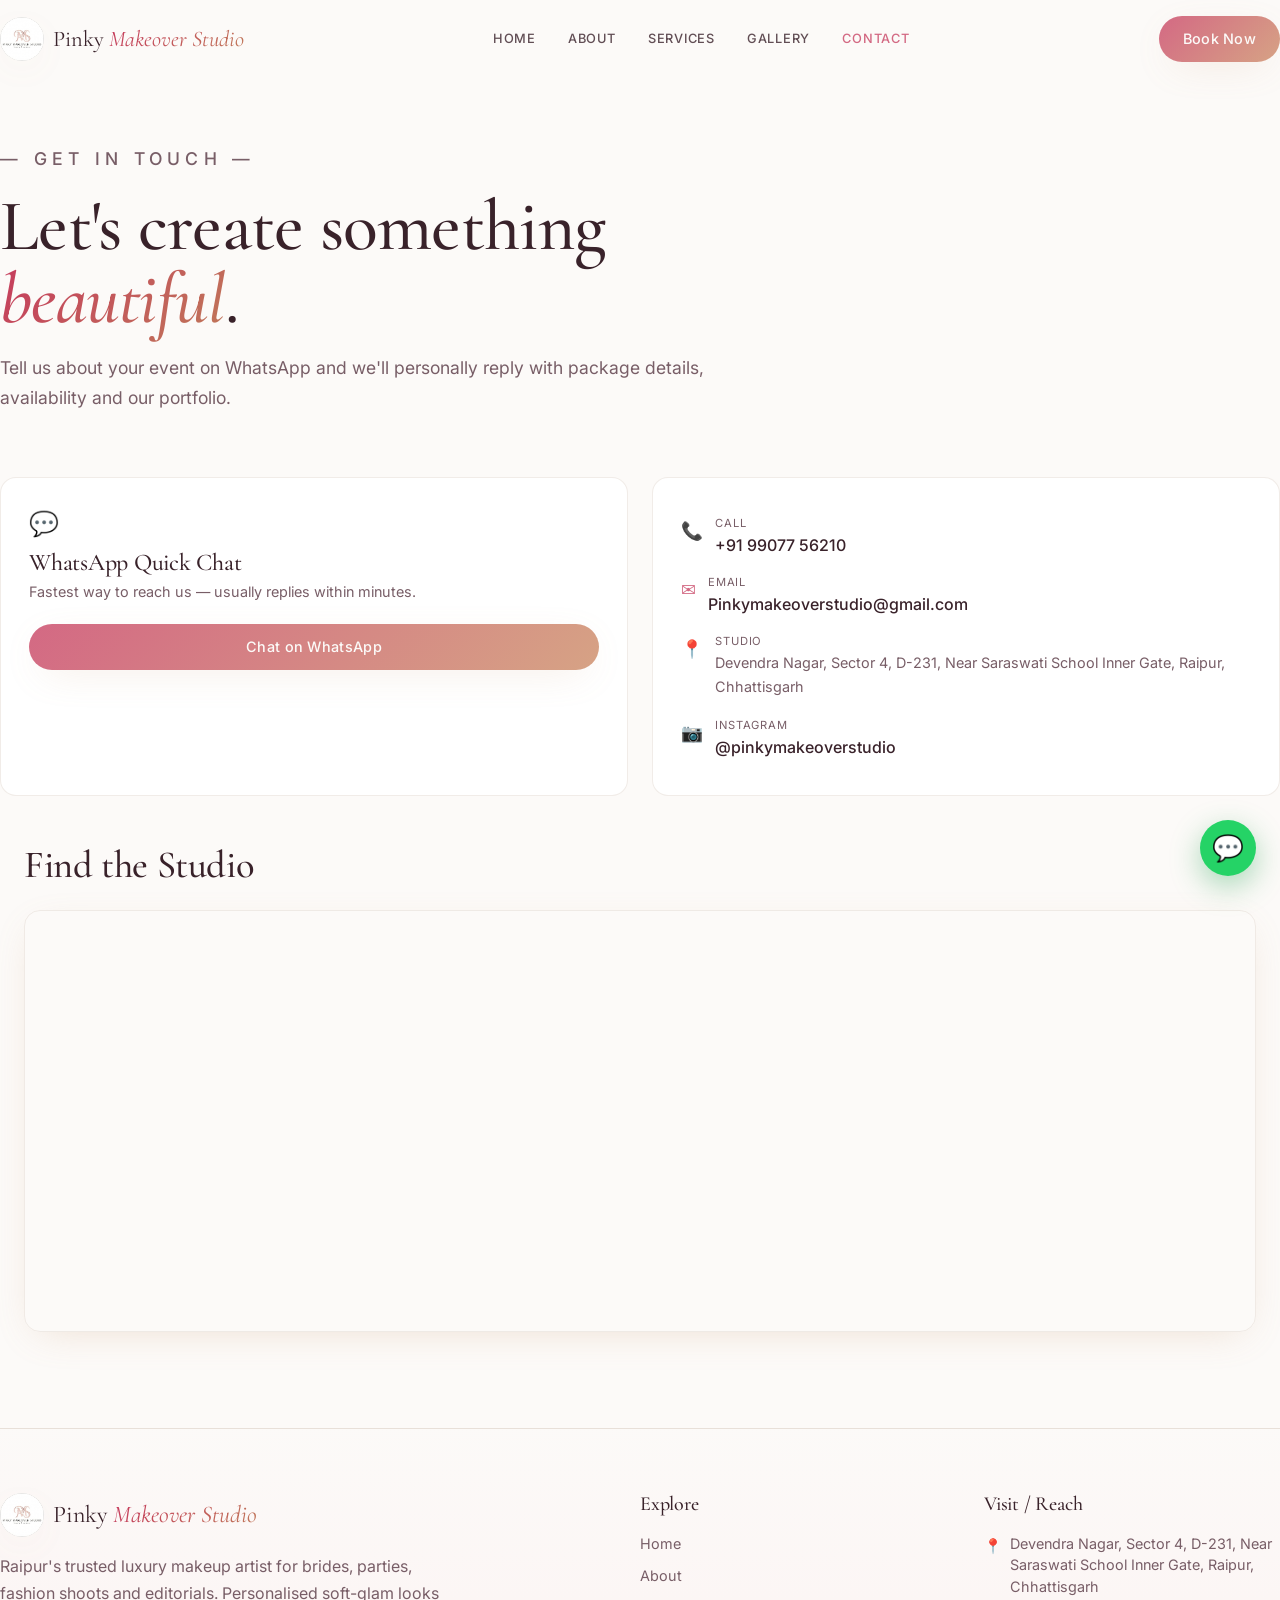
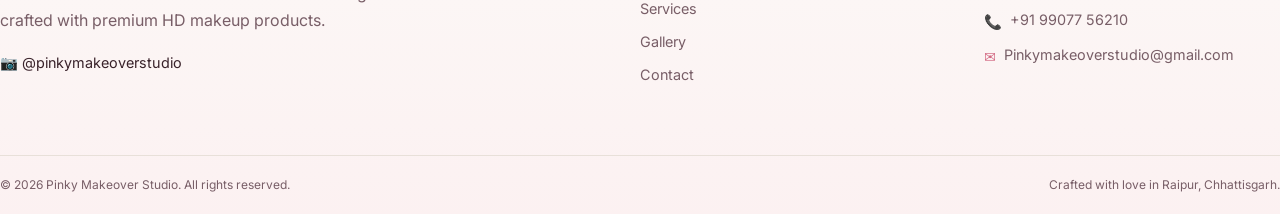
<file: html-version/contact.html>
<!doctype html>
<html lang="en">
<head>
<meta charset="utf-8">
<meta name="viewport" content="width=device-width,initial-scale=1">
<title>Contact Pinky Makeover Studio | Book Bridal Makeup in Raipur</title>
<meta name="description" content="Book Pinky Makeover Studio for bridal, party, nude & editorial makeup in Raipur. WhatsApp +91 99077 56210.">
<link rel="canonical" href="https://pinkymakeoverstudio.com/contact">
<link rel="icon" href="assets/logo.jpg">
<link rel="stylesheet" href="css/styles.css">
</head>
<body>

<header class="navbar">
  <div class="container nav-inner">
    <a href="index.html" class="brand">
      <img src="assets/logo.jpg" alt="Pinky Makeover Studio logo">
      <span class="brand-name">Pinky <span class="text-gradient" style="font-style:italic">Makeover Studio</span></span>
    </a>
    <nav class="nav-links">
      <a href="index.html" data-nav="index.html">Home</a>
      <a href="about.html" data-nav="about.html">About</a>
      <a href="services.html" data-nav="services.html">Services</a>
      <a href="gallery.html" data-nav="gallery.html">Gallery</a>
      <a href="contact.html" data-nav="contact.html">Contact</a>
    </nav>
    <div class="nav-actions">
      <a class="btn btn-luxe" href="https://wa.me/919907756210" target="_blank" rel="noopener">Book Now</a>
      <button class="menu-btn" aria-label="Toggle menu"><svg viewBox="0 0 24 24" fill="none" stroke-width="2"><path d="M3 6h18M3 12h18M3 18h18"/></svg></button>
    </div>
  </div>
  <div class="mobile-menu"><nav class="container">
    <a href="index.html" data-nav="index.html">Home</a><a href="about.html" data-nav="about.html">About</a>
    <a href="services.html" data-nav="services.html">Services</a><a href="gallery.html" data-nav="gallery.html">Gallery</a>
    <a href="contact.html" data-nav="contact.html">Contact</a>
    <a class="btn btn-luxe" href="https://wa.me/919907756210" target="_blank" rel="noopener">Book Now</a>
  </nav></div>
</header>

<section class="container page-header" style="margin-top:4rem">
  <div class="reveal max">
    <p class="eyebrow">— Get in Touch —</p>
    <h1>Let's create something <span class="text-gradient" style="font-style:italic">beautiful</span>.</h1>
    <p>Tell us about your event on WhatsApp and we'll personally reply with package details, availability and our portfolio.</p>
  </div>

  <div class="contact-grid">
    <div class="card hover-lift reveal">
      <div style="font-size:1.5rem;color:hsl(var(--primary));margin-bottom:.5rem">💬</div>
      <h3 style="font-size:1.5rem;margin-bottom:.25rem">WhatsApp Quick Chat</h3>
      <p class="muted" style="font-size:.9rem;margin-bottom:1.25rem">Fastest way to reach us — usually replies within minutes.</p>
      <a class="btn btn-luxe" style="width:100%;justify-content:center" href="https://wa.me/919907756210" target="_blank" rel="noopener">Chat on WhatsApp</a>
    </div>

    <div class="card reveal">
      <div class="contact-row"><span class="ic">📞</span><div><p class="lbl">Call</p><a class="story-link" href="tel:+919907756210" style="font-weight:500">+91 99077 56210</a></div></div>
      <div class="contact-row"><span class="ic">✉️</span><div><p class="lbl">Email</p><a class="story-link" href="mailto:Pinkymakeoverstudio@gmail.com" style="font-weight:500;word-break:break-all">Pinkymakeoverstudio@gmail.com</a></div></div>
      <div class="contact-row"><span class="ic">📍</span><div><p class="lbl">Studio</p><p style="font-size:.9rem">Devendra Nagar, Sector 4, D-231, Near Saraswati School Inner Gate, Raipur, Chhattisgarh</p></div></div>
      <div class="contact-row"><span class="ic">📷</span><div><p class="lbl">Instagram</p><a class="story-link" href="https://www.instagram.com/pinkymakeoverstudio?utm_source=ig_web_button_share_sheet&igsh=ZDNlZDc0MzIxNw==" target="_blank" rel="noopener" style="font-weight:500">@pinkymakeoverstudio</a></div></div>
    </div>
  </div>
</section>

<section class="container" style="padding-top:0">
  <div class="reveal">
    <h2 style="font-size:clamp(1.75rem,3vw,2.5rem);margin-bottom:1rem">Find the Studio</h2>
    <div class="map-frame">
      <iframe title="Pinky Makeover Studio location" src="https://www.google.com/maps?q=Devendra+Nagar+Sector+4+Raipur+Chhattisgarh&output=embed" loading="lazy" referrerpolicy="no-referrer-when-downgrade"></iframe>
    </div>
  </div>
</section>

<footer class="footer">
  <div class="container footer-inner">
    <div>
      <div class="brand"><img src="assets/logo.jpg" alt="Pinky Makeover Studio logo"><span class="brand-name">Pinky <span class="text-gradient" style="font-style:italic">Makeover Studio</span></span></div>
      <p class="about">Raipur's trusted luxury makeup artist for brides, parties, fashion shoots and editorials. Personalised soft-glam looks crafted with premium HD makeup products.</p>
      <a class="story-link" style="font-size:.9rem" href="https://www.instagram.com/pinkymakeoverstudio?utm_source=ig_web_button_share_sheet&igsh=ZDNlZDc0MzIxNw==" target="_blank" rel="noopener">📷 @pinkymakeoverstudio</a>
    </div>
    <div><h4>Explore</h4><ul>
      <li><a class="story-link" href="index.html">Home</a></li><li><a class="story-link" href="about.html">About</a></li>
      <li><a class="story-link" href="services.html">Services</a></li><li><a class="story-link" href="gallery.html">Gallery</a></li>
      <li><a class="story-link" href="contact.html">Contact</a></li>
    </ul></div>
    <div><h4>Visit / Reach</h4>
      <div class="meta"><span class="ic">📍</span><span>Devendra Nagar, Sector 4, D-231, Near Saraswati School Inner Gate, Raipur, Chhattisgarh</span></div>
      <div class="meta"><span class="ic">📞</span><a class="story-link" href="tel:+919907756210">+91 99077 56210</a></div>
      <div class="meta"><span class="ic">✉️</span><a class="story-link" href="mailto:Pinkymakeoverstudio@gmail.com">Pinkymakeoverstudio@gmail.com</a></div>
    </div>
  </div>
  <div class="container footer-bottom">
    <p>© <span id="year"></span> Pinky Makeover Studio. All rights reserved.</p>
    <p>Crafted with love in Raipur, Chhattisgarh.</p>
  </div>
</footer>

<a class="wa-fab" href="https://wa.me/919907756210" target="_blank" rel="noopener" aria-label="Chat on WhatsApp">💬</a>
<script src="js/main.js"></script>
</body>
</html>
</file>
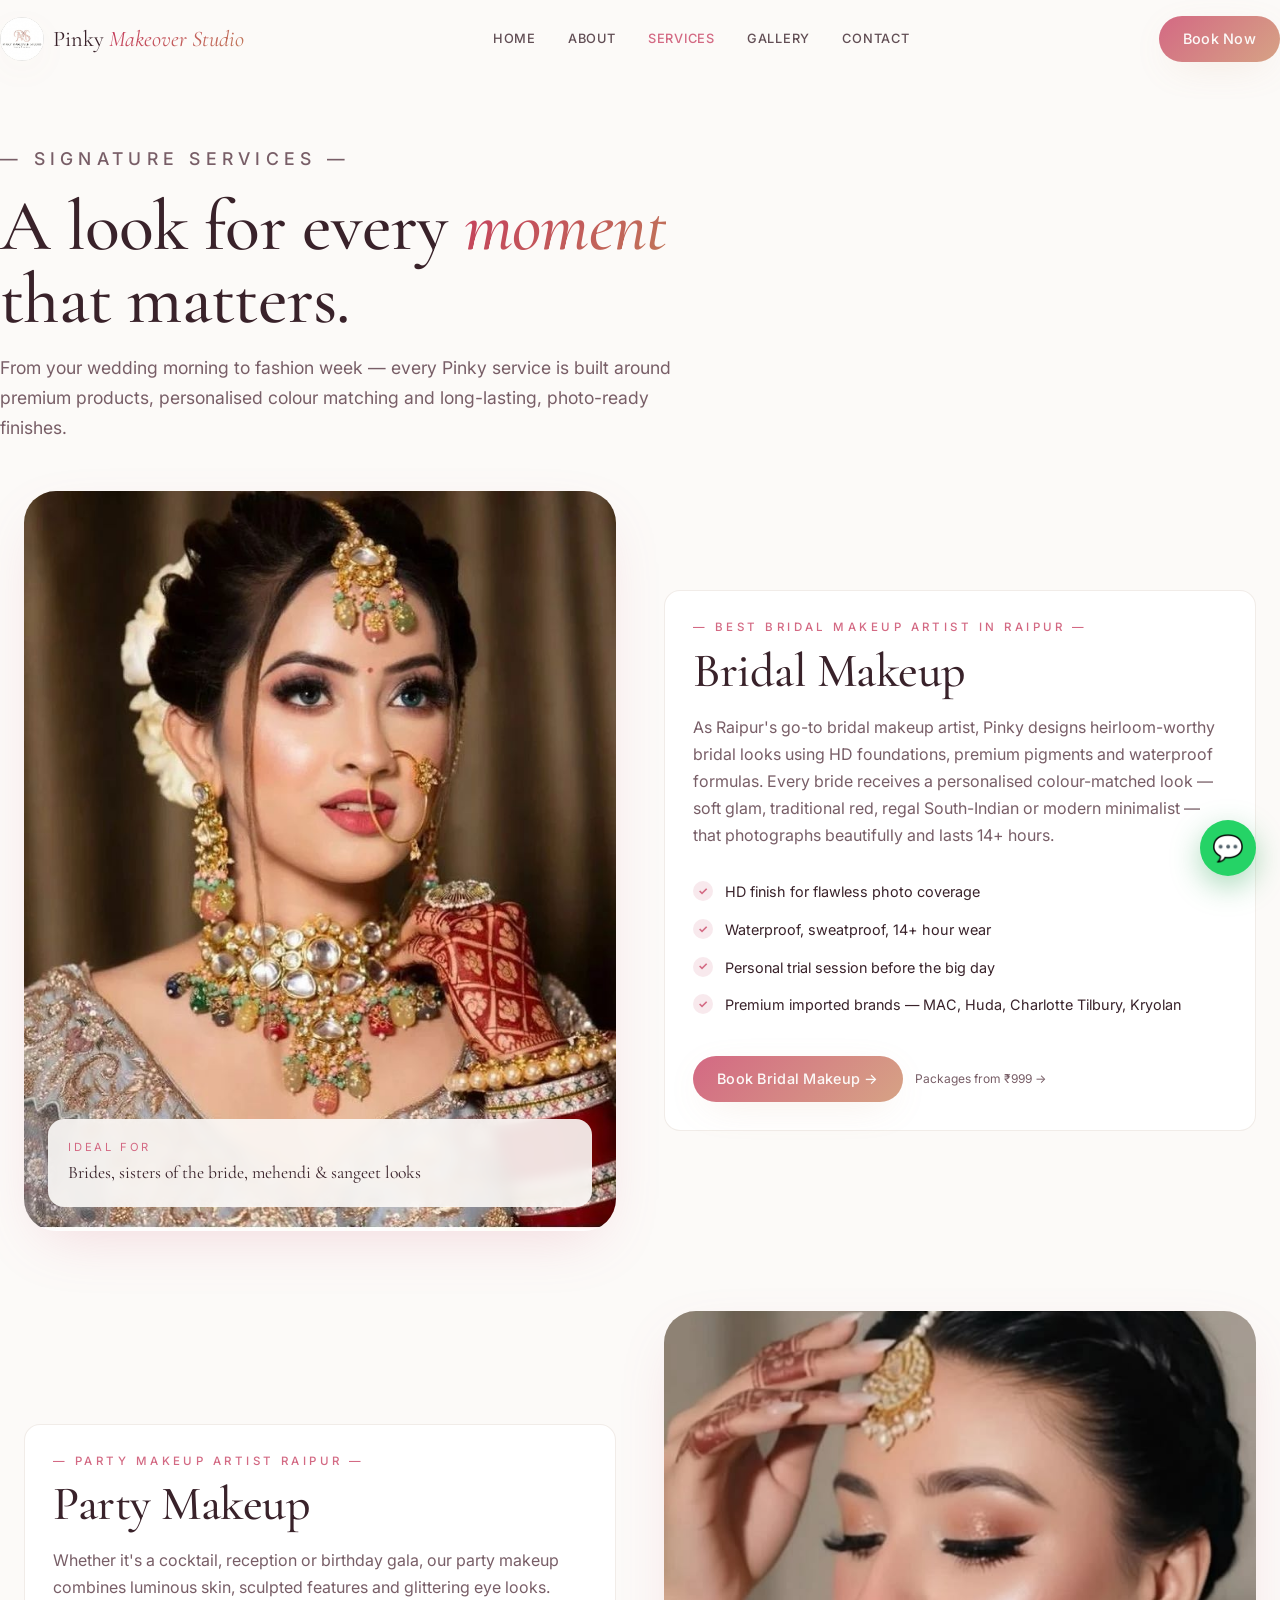
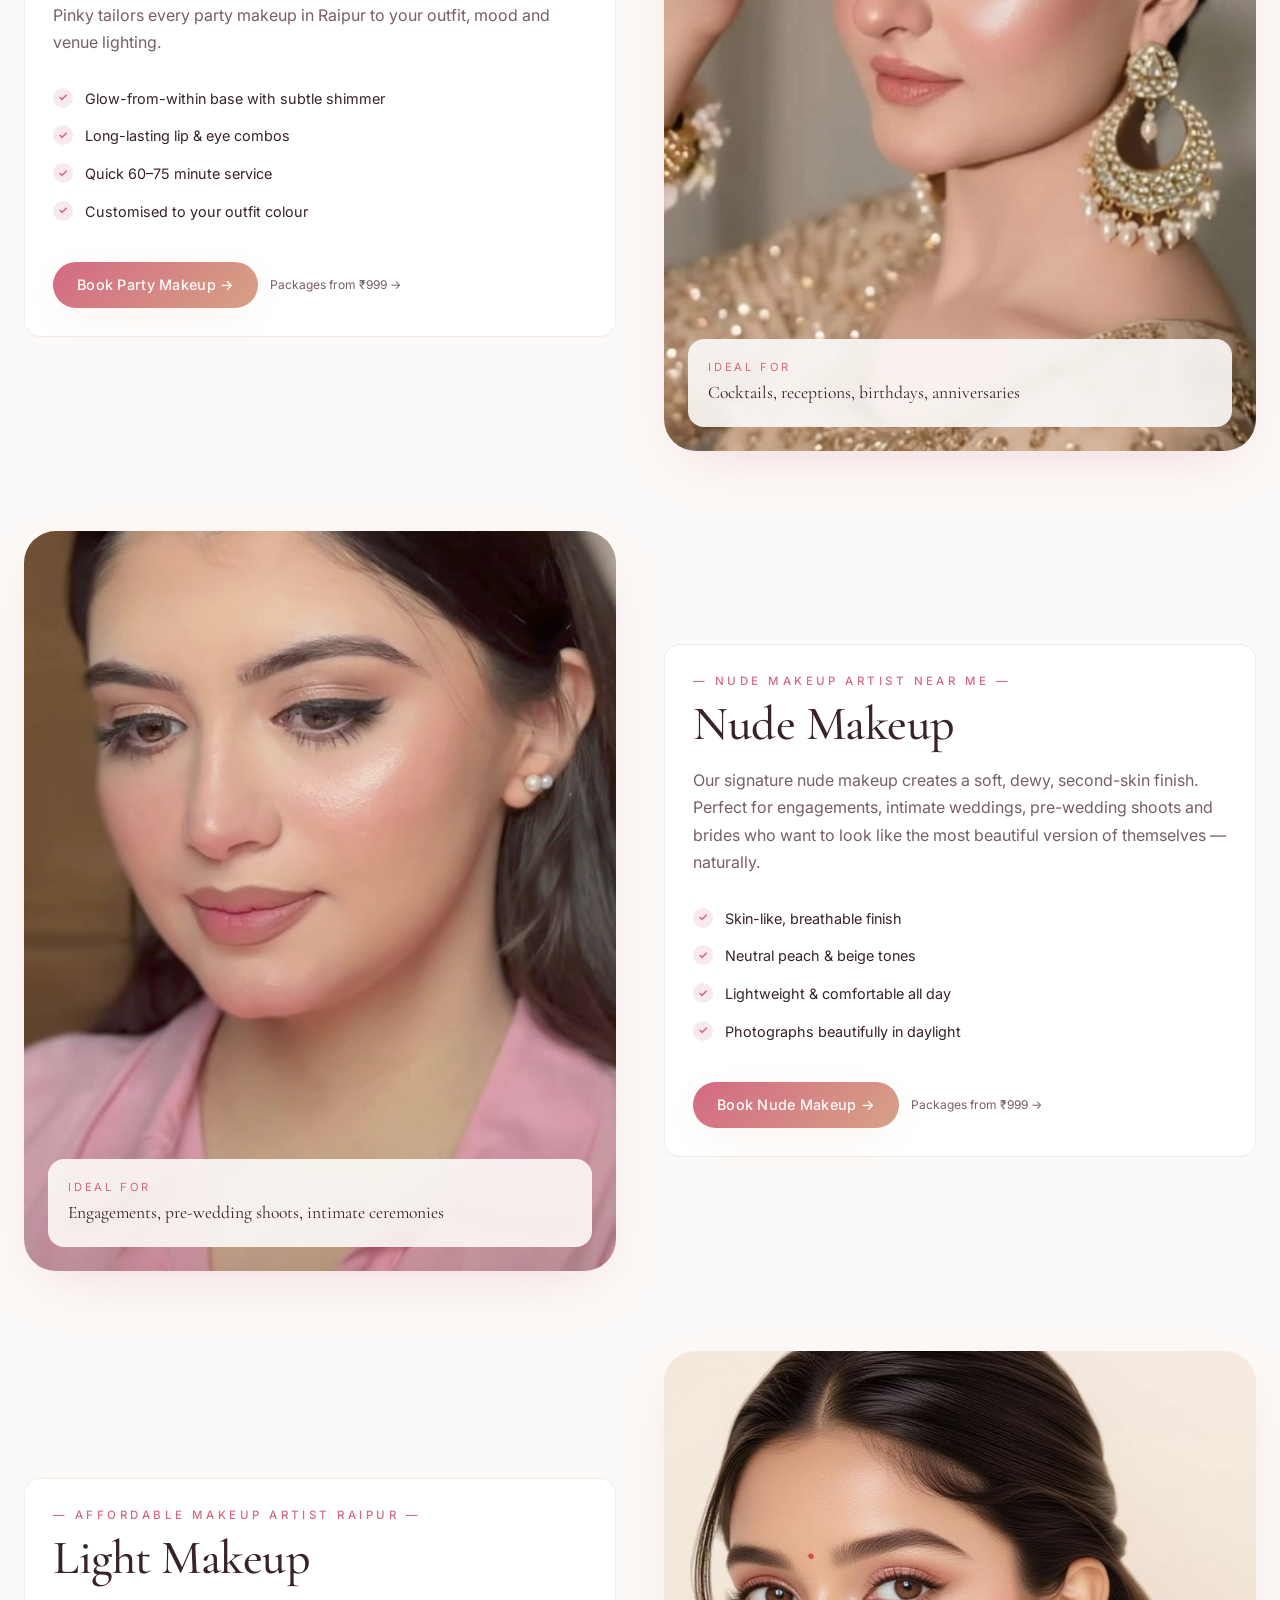
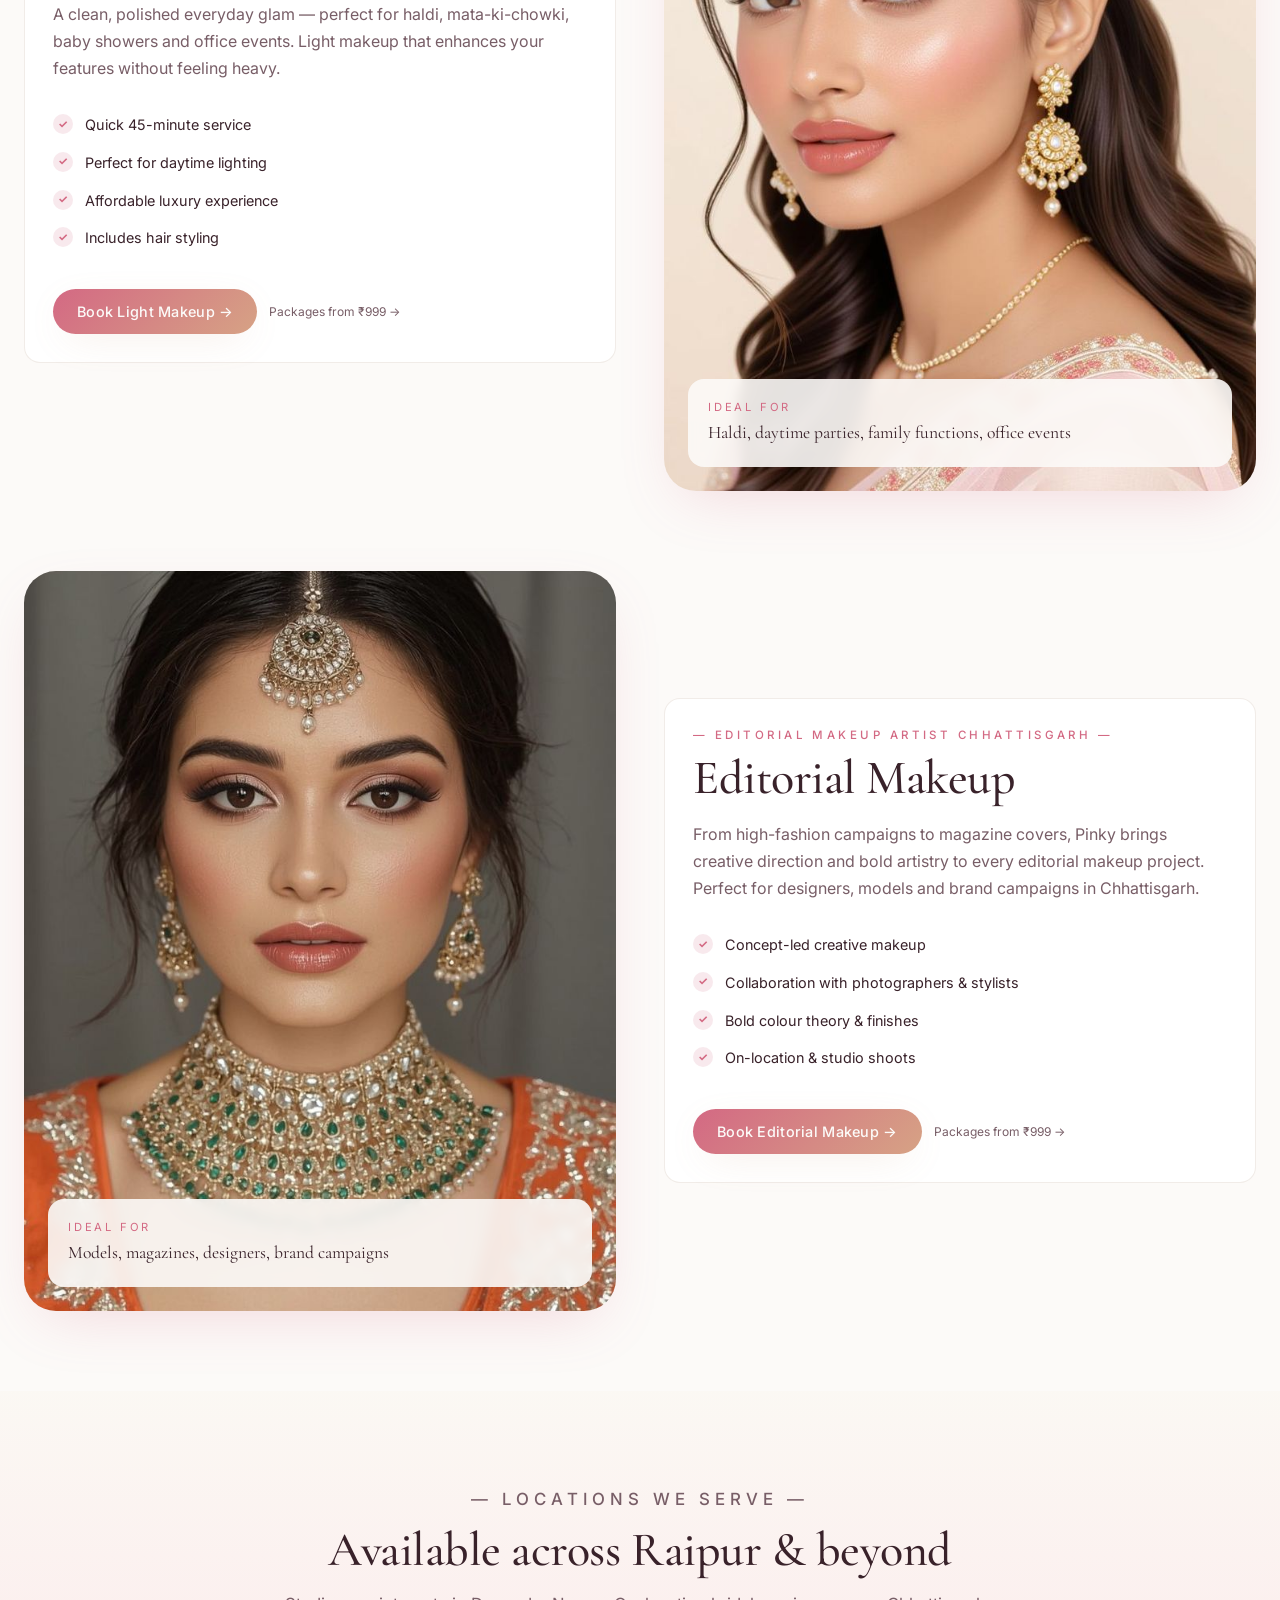
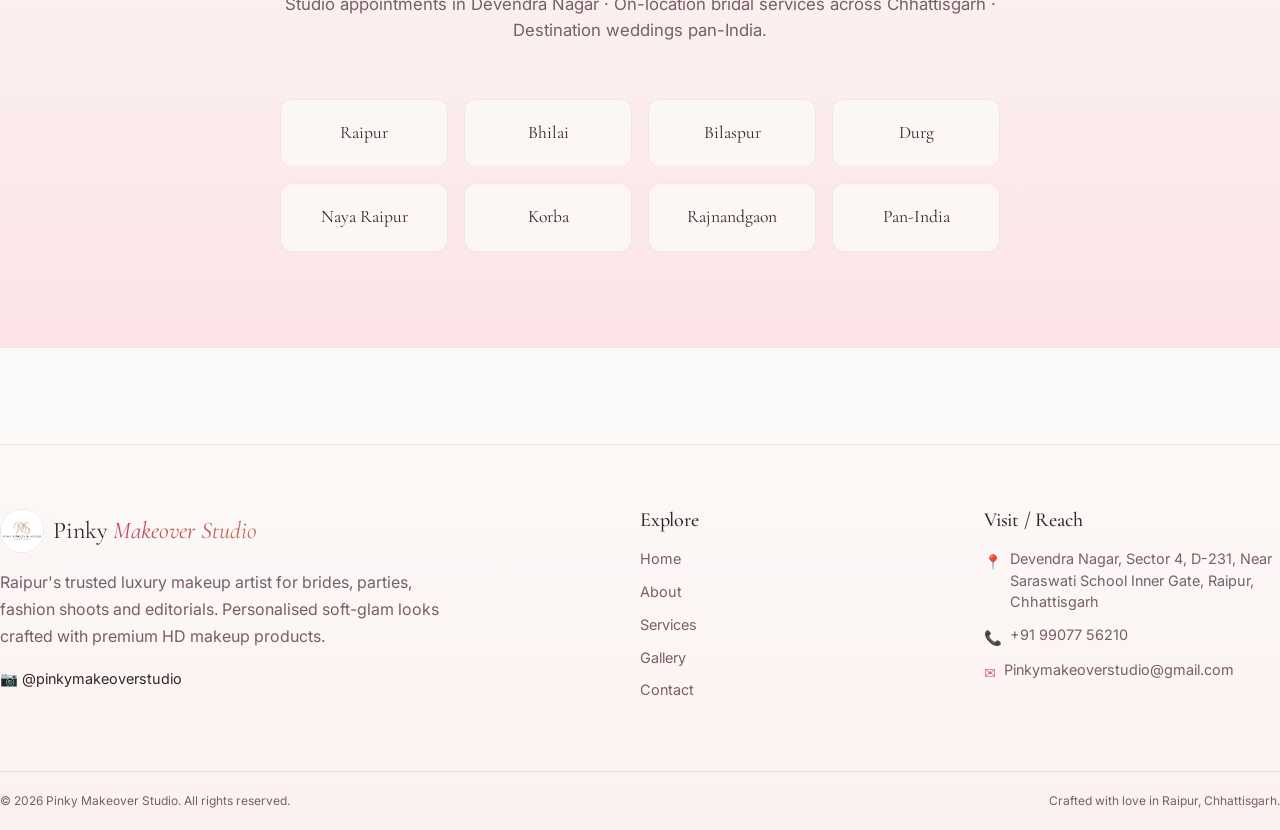
<file: html-version/services.html>
<!doctype html>
<html lang="en">
<head>
<meta charset="utf-8">
<meta name="viewport" content="width=device-width,initial-scale=1">
<title>Makeup Services in Raipur | Bridal, Party, Editorial — Pinky Makeover</title>
<meta name="description" content="Premium bridal makeup, party makeup, nude, light & editorial makeup services in Raipur. Long-lasting HD makeup by Pinky. Packages starting from ₹999.">
<link rel="canonical" href="https://pinkymakeoverstudio.com/services">
<link rel="icon" href="assets/logo.jpg">
<link rel="stylesheet" href="css/styles.css">
</head>
<body>

<header class="navbar">
  <div class="container nav-inner">
    <a href="index.html" class="brand">
      <img src="assets/logo.jpg" alt="Pinky Makeover Studio logo">
      <span class="brand-name">Pinky <span class="text-gradient" style="font-style:italic">Makeover Studio</span></span>
    </a>
    <nav class="nav-links">
      <a href="index.html" data-nav="index.html">Home</a>
      <a href="about.html" data-nav="about.html">About</a>
      <a href="services.html" data-nav="services.html">Services</a>
      <a href="gallery.html" data-nav="gallery.html">Gallery</a>
      <a href="contact.html" data-nav="contact.html">Contact</a>
    </nav>
    <div class="nav-actions">
      <a class="btn btn-luxe" href="https://wa.me/919907756210" target="_blank" rel="noopener">Book Now</a>
      <button class="menu-btn" aria-label="Toggle menu"><svg viewBox="0 0 24 24" fill="none" stroke-width="2"><path d="M3 6h18M3 12h18M3 18h18"/></svg></button>
    </div>
  </div>
  <div class="mobile-menu"><nav class="container">
    <a href="index.html" data-nav="index.html">Home</a><a href="about.html" data-nav="about.html">About</a>
    <a href="services.html" data-nav="services.html">Services</a><a href="gallery.html" data-nav="gallery.html">Gallery</a>
    <a href="contact.html" data-nav="contact.html">Contact</a>
    <a class="btn btn-luxe" href="https://wa.me/919907756210" target="_blank" rel="noopener">Book Now</a>
  </nav></div>
</header>

<section class="container page-header" style="margin-top:4rem">
  <div class="reveal max">
    <p class="eyebrow">— Signature Services —</p>
    <h1>A look for every <span class="text-gradient" style="font-style:italic">moment</span> that matters.</h1>
    <p>From your wedding morning to fashion week — every Pinky service is built around premium products, personalised colour matching and long-lasting, photo-ready finishes.</p>
  </div>
</section>

<section class="container" style="padding-top:0">
  <article id="bridal-makeup" class="service-block reveal">
    <div class="media"><img src="assets/look-bridal-traditional.jpg" alt="Best bridal makeup artist in Raipur — Bridal Makeup portfolio">
      <div class="ideal-tag"><div class="lbl">Ideal for</div><p>Brides, sisters of the bride, mehendi &amp; sangeet looks</p></div>
    </div>
    <div class="card info">
      <p class="eyebrow">— best bridal makeup artist in Raipur —</p>
      <h2>Bridal Makeup</h2>
      <p class="desc">As Raipur's go-to bridal makeup artist, Pinky designs heirloom-worthy bridal looks using HD foundations, premium pigments and waterproof formulas. Every bride receives a personalised colour-matched look — soft glam, traditional red, regal South-Indian or modern minimalist — that photographs beautifully and lasts 14+ hours.</p>
      <ul class="benefits">
        <li>HD finish for flawless photo coverage</li>
        <li>Waterproof, sweatproof, 14+ hour wear</li>
        <li>Personal trial session before the big day</li>
        <li>Premium imported brands — MAC, Huda, Charlotte Tilbury, Kryolan</li>
      </ul>
      <div style="display:flex;flex-wrap:wrap;gap:.75rem;align-items:center">
        <a class="btn btn-luxe" href="https://wa.me/919907756210?text=Hi%20Pinky%2C%20I'd%20love%20to%20book%20Bridal%20Makeup.%20Please%20share%20details." target="_blank" rel="noopener">Book Bridal Makeup →</a>
        <span class="muted" style="font-size:.75rem">Packages from ₹999 →</span>
      </div>
    </div>
  </article>

  <article id="party-makeup" class="service-block reverse reveal">
    <div class="media"><img src="assets/look-party.jpg" alt="Party makeup artist Raipur — Party Makeup portfolio">
      <div class="ideal-tag"><div class="lbl">Ideal for</div><p>Cocktails, receptions, birthdays, anniversaries</p></div>
    </div>
    <div class="card info">
      <p class="eyebrow">— party makeup artist Raipur —</p>
      <h2>Party Makeup</h2>
      <p class="desc">Whether it's a cocktail, reception or birthday gala, our party makeup combines luminous skin, sculpted features and glittering eye looks. Pinky tailors every party makeup in Raipur to your outfit, mood and venue lighting.</p>
      <ul class="benefits">
        <li>Glow-from-within base with subtle shimmer</li>
        <li>Long-lasting lip &amp; eye combos</li>
        <li>Quick 60–75 minute service</li>
        <li>Customised to your outfit colour</li>
      </ul>
      <div style="display:flex;flex-wrap:wrap;gap:.75rem;align-items:center">
        <a class="btn btn-luxe" href="https://wa.me/919907756210?text=Hi%20Pinky%2C%20I'd%20love%20to%20book%20Party%20Makeup." target="_blank" rel="noopener">Book Party Makeup →</a>
        <span class="muted" style="font-size:.75rem">Packages from ₹999 →</span>
      </div>
    </div>
  </article>

  <article id="nude-makeup" class="service-block reveal">
    <div class="media"><img src="assets/look-nude.jpg" alt="Nude makeup artist near me — Nude Makeup portfolio">
      <div class="ideal-tag"><div class="lbl">Ideal for</div><p>Engagements, pre-wedding shoots, intimate ceremonies</p></div>
    </div>
    <div class="card info">
      <p class="eyebrow">— nude makeup artist near me —</p>
      <h2>Nude Makeup</h2>
      <p class="desc">Our signature nude makeup creates a soft, dewy, second-skin finish. Perfect for engagements, intimate weddings, pre-wedding shoots and brides who want to look like the most beautiful version of themselves — naturally.</p>
      <ul class="benefits">
        <li>Skin-like, breathable finish</li>
        <li>Neutral peach &amp; beige tones</li>
        <li>Lightweight &amp; comfortable all day</li>
        <li>Photographs beautifully in daylight</li>
      </ul>
      <div style="display:flex;flex-wrap:wrap;gap:.75rem;align-items:center">
        <a class="btn btn-luxe" href="https://wa.me/919907756210?text=Hi%20Pinky%2C%20I'd%20love%20to%20book%20Nude%20Makeup." target="_blank" rel="noopener">Book Nude Makeup →</a>
        <span class="muted" style="font-size:.75rem">Packages from ₹999 →</span>
      </div>
    </div>
  </article>

  <article id="light-makeup" class="service-block reverse reveal">
    <div class="media"><img src="assets/look-light.jpg" alt="Affordable makeup artist Raipur — Light Makeup portfolio">
      <div class="ideal-tag"><div class="lbl">Ideal for</div><p>Haldi, daytime parties, family functions, office events</p></div>
    </div>
    <div class="card info">
      <p class="eyebrow">— affordable makeup artist Raipur —</p>
      <h2>Light Makeup</h2>
      <p class="desc">A clean, polished everyday glam — perfect for haldi, mata-ki-chowki, baby showers and office events. Light makeup that enhances your features without feeling heavy.</p>
      <ul class="benefits">
        <li>Quick 45-minute service</li>
        <li>Perfect for daytime lighting</li>
        <li>Affordable luxury experience</li>
        <li>Includes hair styling</li>
      </ul>
      <div style="display:flex;flex-wrap:wrap;gap:.75rem;align-items:center">
        <a class="btn btn-luxe" href="https://wa.me/919907756210?text=Hi%20Pinky%2C%20I'd%20love%20to%20book%20Light%20Makeup." target="_blank" rel="noopener">Book Light Makeup →</a>
        <span class="muted" style="font-size:.75rem">Packages from ₹999 →</span>
      </div>
    </div>
  </article>

  <article id="editorial-makeup" class="service-block reveal">
    <div class="media"><img src="assets/look-editorial.jpg" alt="Editorial makeup artist Chhattisgarh — Editorial Makeup portfolio">
      <div class="ideal-tag"><div class="lbl">Ideal for</div><p>Models, magazines, designers, brand campaigns</p></div>
    </div>
    <div class="card info">
      <p class="eyebrow">— editorial makeup artist Chhattisgarh —</p>
      <h2>Editorial Makeup</h2>
      <p class="desc">From high-fashion campaigns to magazine covers, Pinky brings creative direction and bold artistry to every editorial makeup project. Perfect for designers, models and brand campaigns in Chhattisgarh.</p>
      <ul class="benefits">
        <li>Concept-led creative makeup</li>
        <li>Collaboration with photographers &amp; stylists</li>
        <li>Bold colour theory &amp; finishes</li>
        <li>On-location &amp; studio shoots</li>
      </ul>
      <div style="display:flex;flex-wrap:wrap;gap:.75rem;align-items:center">
        <a class="btn btn-luxe" href="https://wa.me/919907756210?text=Hi%20Pinky%2C%20I'd%20love%20to%20book%20Editorial%20Makeup." target="_blank" rel="noopener">Book Editorial Makeup →</a>
        <span class="muted" style="font-size:.75rem">Packages from ₹999 →</span>
      </div>
    </div>
  </article>
</section>

<section class="bg-gradient-soft">
  <div class="container">
    <div class="section-title reveal">
      <p class="eyebrow">— Locations We Serve —</p>
      <h2>Available across Raipur &amp; beyond</h2>
      <p>Studio appointments in Devendra Nagar · On-location bridal services across Chhattisgarh · Destination weddings pan-India.</p>
    </div>
    <div class="loc-grid reveal">
      <div class="loc">Raipur</div><div class="loc">Bhilai</div><div class="loc">Bilaspur</div><div class="loc">Durg</div>
      <div class="loc">Naya Raipur</div><div class="loc">Korba</div><div class="loc">Rajnandgaon</div><div class="loc">Pan-India</div>
    </div>
  </div>
</section>

<footer class="footer">
  <div class="container footer-inner">
    <div>
      <div class="brand"><img src="assets/logo.jpg" alt="Pinky Makeover Studio logo"><span class="brand-name">Pinky <span class="text-gradient" style="font-style:italic">Makeover Studio</span></span></div>
      <p class="about">Raipur's trusted luxury makeup artist for brides, parties, fashion shoots and editorials. Personalised soft-glam looks crafted with premium HD makeup products.</p>
      <a class="story-link" style="font-size:.9rem" href="https://www.instagram.com/pinkymakeoverstudio?utm_source=ig_web_button_share_sheet&igsh=ZDNlZDc0MzIxNw==" target="_blank" rel="noopener">📷 @pinkymakeoverstudio</a>
    </div>
    <div><h4>Explore</h4><ul>
      <li><a class="story-link" href="index.html">Home</a></li><li><a class="story-link" href="about.html">About</a></li>
      <li><a class="story-link" href="services.html">Services</a></li><li><a class="story-link" href="gallery.html">Gallery</a></li>
      <li><a class="story-link" href="contact.html">Contact</a></li>
    </ul></div>
    <div><h4>Visit / Reach</h4>
      <div class="meta"><span class="ic">📍</span><span>Devendra Nagar, Sector 4, D-231, Near Saraswati School Inner Gate, Raipur, Chhattisgarh</span></div>
      <div class="meta"><span class="ic">📞</span><a class="story-link" href="tel:+919907756210">+91 99077 56210</a></div>
      <div class="meta"><span class="ic">✉️</span><a class="story-link" href="mailto:Pinkymakeoverstudio@gmail.com">Pinkymakeoverstudio@gmail.com</a></div>
    </div>
  </div>
  <div class="container footer-bottom">
    <p>© <span id="year"></span> Pinky Makeover Studio. All rights reserved.</p>
    <p>Crafted with love in Raipur, Chhattisgarh.</p>
  </div>
</footer>

<a class="wa-fab" href="https://wa.me/919907756210" target="_blank" rel="noopener" aria-label="Chat on WhatsApp">💬</a>
<script src="js/main.js"></script>
</body>
</html>
</file>
<file: html-version/css/styles.css>
/* Pinky Makeover Studio — Static HTML/CSS Version
   Luxury Soft Glam Design System (HSL tokens) */

@import url('https://fonts.googleapis.com/css2?family=Cormorant+Garamond:ital,wght@0,400;0,500;0,600;0,700;1,400&family=Inter:wght@300;400;500;600&display=swap');

:root {
  --background: 30 40% 98%;
  --foreground: 340 25% 18%;
  --card: 0 0% 100%;
  --primary: 345 55% 62%;
  --primary-foreground: 30 40% 98%;
  --secondary: 25 40% 92%;
  --muted: 25 30% 95%;
  --muted-foreground: 340 12% 42%;
  --accent: 28 45% 70%;
  --border: 28 25% 88%;
  --blush: 350 80% 94%;
  --blush-deep: 348 65% 86%;
  --rose-gold: 22 50% 68%;
  --rose-gold-deep: 18 45% 55%;
  --nude: 28 35% 86%;
  --ivory: 36 50% 97%;
  --champagne: 38 45% 90%;

  --gradient-luxe: linear-gradient(135deg, hsl(var(--blush)) 0%, hsl(var(--champagne)) 50%, hsl(var(--blush-deep)) 100%);
  --gradient-rose: linear-gradient(135deg, hsl(345 55% 62%) 0%, hsl(22 50% 68%) 100%);
  --gradient-soft: linear-gradient(180deg, hsl(var(--ivory)) 0%, hsl(var(--blush)) 100%);
  --gradient-text: linear-gradient(135deg, hsl(345 55% 50%) 0%, hsl(18 45% 55%) 100%);

  --shadow-luxe: 0 20px 60px -20px hsl(345 55% 62% / 0.25);
  --shadow-soft: 0 10px 40px -15px hsl(28 45% 60% / 0.3);
  --transition-smooth: cubic-bezier(0.4, 0, 0.2, 1);
}

* { margin: 0; padding: 0; box-sizing: border-box; border-color: hsl(var(--border)); }
html { scroll-behavior: smooth; }
body {
  font-family: 'Inter', system-ui, sans-serif;
  background: hsl(var(--background));
  color: hsl(var(--foreground));
  line-height: 1.5;
  -webkit-font-smoothing: antialiased;
}
h1, h2, h3, h4, h5 {
  font-family: 'Cormorant Garamond', 'Times New Roman', serif;
  font-weight: 500;
  letter-spacing: -0.01em;
  line-height: 1.1;
}
a { color: inherit; text-decoration: none; }
img { max-width: 100%; display: block; }
button { font-family: inherit; cursor: pointer; border: none; background: none; }
ul { list-style: none; }

.container { width: 100%; max-width: 1280px; margin: 0 auto; padding: 0 1.5rem; }
.font-serif { font-family: 'Cormorant Garamond', serif; }

/* Utilities */
.text-gradient {
  background: var(--gradient-text);
  -webkit-background-clip: text; background-clip: text; color: transparent;
}
.bg-gradient-luxe { background: var(--gradient-luxe); }
.bg-gradient-rose { background: var(--gradient-rose); }
.bg-gradient-soft { background: var(--gradient-soft); }
.shadow-luxe { box-shadow: var(--shadow-luxe); }
.shadow-soft { box-shadow: var(--shadow-soft); }

.hover-lift { transition: transform .4s var(--transition-smooth), box-shadow .4s var(--transition-smooth); }
.hover-lift:hover { transform: translateY(-4px); box-shadow: var(--shadow-luxe); }

.story-link { position: relative; display: inline-block; }
.story-link::after {
  content: ''; position: absolute; left: 0; bottom: -2px; width: 100%; height: 1px;
  background: hsl(var(--primary));
  transform: scaleX(0); transform-origin: bottom right;
  transition: transform .3s;
}
.story-link:hover::after { transform: scaleX(1); transform-origin: bottom left; }

.eyebrow {
  font-size: .72rem; text-transform: uppercase; letter-spacing: .3em;
  color: hsl(var(--primary)); font-weight: 500;
}
.muted { color: hsl(var(--muted-foreground)); }

/* Buttons */
.btn {
  display: inline-flex; align-items: center; gap: .5rem;
  padding: .75rem 1.5rem; border-radius: 9999px;
  font-size: .9rem; font-weight: 500; letter-spacing: .02em;
  transition: transform .25s, box-shadow .25s, background .25s, color .25s;
  white-space: nowrap;
}
.btn-lg { padding: .95rem 2rem; font-size: 1rem; }
.btn-xl { padding: 1.1rem 2.4rem; font-size: 1.05rem; }
.btn-luxe {
  background: var(--gradient-rose);
  color: hsl(var(--primary-foreground));
  box-shadow: var(--shadow-soft);
}
.btn-luxe:hover { transform: translateY(-2px); box-shadow: var(--shadow-luxe); }
.btn-outline {
  border: 1.5px solid hsl(var(--primary));
  color: hsl(var(--primary)); background: transparent;
}
.btn-outline:hover { background: hsl(var(--primary)); color: hsl(var(--primary-foreground)); }
.btn-light { background: hsl(var(--background)); color: hsl(var(--foreground)); }
.btn-light:hover { background: hsl(var(--background) / .9); }
.btn-ghost-light {
  background: transparent; border: 1.5px solid hsl(var(--background));
  color: hsl(var(--background));
}
.btn-ghost-light:hover { background: hsl(var(--background)); color: hsl(var(--foreground)); }

/* Card */
.card {
  background: hsl(var(--card));
  border: 1px solid hsl(var(--border) / .6);
  border-radius: 1rem;
  padding: 1.75rem;
}

/* NAVBAR */
.navbar {
  position: fixed; top: 0; left: 0; right: 0; z-index: 40;
  transition: background .4s, box-shadow .4s, backdrop-filter .4s;
  background: transparent;
}
.navbar.scrolled {
  background: hsl(var(--background) / .85);
  backdrop-filter: blur(20px);
  box-shadow: var(--shadow-soft);
}
.nav-inner { display: flex; align-items: center; justify-content: space-between; padding: 1rem 0; }
.brand { display: flex; align-items: center; gap: .55rem; }
.brand img { width: 44px; height: 44px; border-radius: 50%; object-fit: cover; box-shadow: var(--shadow-soft); }
.brand-name { font-family: 'Cormorant Garamond', serif; font-size: 1.4rem; }
.nav-links { display: none; gap: 2rem; }
.nav-links a {
  font-size: .8rem; text-transform: uppercase; letter-spacing: .06em; font-weight: 500;
  color: hsl(var(--foreground) / .8); position: relative;
}
.nav-links a:hover { color: hsl(var(--foreground)); }
.nav-links a.active { color: hsl(var(--primary)); }
.nav-actions { display: flex; align-items: center; gap: .75rem; }
.menu-btn { display: inline-flex; padding: .5rem; }
.menu-btn svg { width: 24px; height: 24px; stroke: currentColor; }
.mobile-menu { display: none; border-top: 1px solid hsl(var(--border)); background: hsl(var(--background) / .95); backdrop-filter: blur(20px); }
.mobile-menu.open { display: block; }
.mobile-menu nav { display: flex; flex-direction: column; gap: 1rem; padding: 1.5rem 0; }
.mobile-menu a { font-family: 'Cormorant Garamond', serif; font-size: 1.2rem; }
.mobile-menu a.active { color: hsl(var(--primary)); }

@media (min-width: 1024px) {
  .nav-links { display: flex; }
  .menu-btn { display: none; }
}
@media (max-width: 640px) {
  .nav-actions .btn { display: none; }
}

/* SECTIONS */
section { padding: 4rem 0; }
@media (min-width: 768px) { section { padding: 6rem 0; } }

.section-title { text-align: center; max-width: 720px; margin: 0 auto 3.5rem; }
.section-title h2 { font-size: clamp(2rem, 4vw, 3rem); margin: .75rem 0 1rem; }
.section-title p { color: hsl(var(--muted-foreground)); font-size: 1.05rem; }

/* HERO */
.hero { position: relative; overflow: hidden; }
.hero-bg { position: absolute; inset: 0; background: var(--gradient-luxe); }
.hero-blob { position: absolute; width: 24rem; height: 24rem; border-radius: 50%; filter: blur(80px); opacity: .4; }
.hero-blob.b1 { top: -8rem; right: -8rem; background: hsl(var(--blush-deep)); }
.hero-blob.b2 { bottom: -8rem; left: -8rem; background: hsl(var(--rose-gold)); opacity: .25; }
.hero-grid {
  position: relative; display: grid; grid-template-columns: 1fr;
  gap: 3rem; align-items: center; padding: 5rem 0 4rem;
}
@media (min-width: 1024px) { .hero-grid { grid-template-columns: 1fr 1fr; padding: 8rem 0 6rem; } }
.hero-pill {
  display: inline-flex; align-items: center; gap: .5rem;
  padding: .5rem 1rem; border-radius: 9999px;
  background: hsl(var(--background) / .6); backdrop-filter: blur(8px);
  border: 1px solid hsl(var(--primary) / .2);
  font-size: .7rem; text-transform: uppercase; letter-spacing: .25em;
}
.hero h1 {
  font-size: clamp(2.5rem, 6vw, 4.5rem);
  line-height: .98; letter-spacing: -.02em;
  margin: 1.5rem 0;
}
.hero p.lead { font-size: 1.1rem; color: hsl(var(--foreground) / .75); max-width: 32rem; margin-bottom: 2rem; }
.hero-cta { display: flex; flex-wrap: wrap; gap: 1rem; margin-bottom: 2rem; }
.hero-social { display: flex; align-items: center; gap: 1.5rem; padding-top: 1rem; }
.avatars { display: flex; }
.avatars span {
  width: 2.25rem; height: 2.25rem; border-radius: 50%; border: 2px solid hsl(var(--background));
  margin-left: -.5rem; background: linear-gradient(135deg, hsl(var(--blush-deep)), hsl(var(--rose-gold)));
}
.avatars span:first-child { margin-left: 0; }
.avatars span:nth-child(even) { background: linear-gradient(135deg, hsl(var(--rose-gold)), hsl(var(--champagne))); }
.stars { color: hsl(var(--primary)); font-size: 1rem; letter-spacing: 2px; }

.hero-image-wrap { position: relative; }
.hero-image {
  position: relative; aspect-ratio: 4/5; border-radius: 2rem; overflow: hidden;
  box-shadow: var(--shadow-luxe);
}
.hero-image img { width: 100%; height: 100%; object-fit: cover; }
.float-card {
  position: absolute; background: hsl(var(--card)); border-radius: 1rem;
  padding: 1.25rem; box-shadow: var(--shadow-luxe);
  animation: float 6s ease-in-out infinite;
}
.float-card.bottom-left { bottom: -1.25rem; left: -1.25rem; max-width: 200px; }
.float-card.top-right {
  top: -1rem; right: -1rem;
  background: var(--gradient-rose); color: hsl(var(--primary-foreground));
  animation-delay: 1.2s;
}
.float-card .label { font-family: 'Cormorant Garamond', serif; font-size: 1.5rem; }
.float-card .sub { font-size: .72rem; color: hsl(var(--muted-foreground)); }
.float-card.top-right .sub { color: hsl(var(--background) / .9); }

@keyframes float {
  0%, 100% { transform: translateY(0); }
  50% { transform: translateY(-10px); }
}

/* STATS */
.stats-grid { display: grid; grid-template-columns: repeat(2, 1fr); gap: 1.5rem; }
@media (min-width: 768px) { .stats-grid { grid-template-columns: repeat(4, 1fr); } }
.stat {
  text-align: center; padding: 1.5rem;
  border-radius: 1rem; background: hsl(var(--secondary) / .4);
  transition: transform .3s;
}
.stat:hover { transform: translateY(-4px); }
.stat .num { font-family: 'Cormorant Garamond', serif; font-size: 2.75rem; }
.stat .lbl { font-size: .8rem; text-transform: uppercase; letter-spacing: .1em; color: hsl(var(--muted-foreground)); margin-top: .5rem; }

/* TWO-COL */
.two-col { display: grid; grid-template-columns: 1fr; gap: 3rem; align-items: center; }
@media (min-width: 1024px) { .two-col { grid-template-columns: 1fr 1fr; gap: 4rem; } }
.two-col.reverse > *:first-child { order: 1; }
@media (min-width: 1024px) { .two-col.reverse > *:first-child { order: 2; } }
.media-frame {
  position: relative; aspect-ratio: 1/1; border-radius: 2rem; overflow: hidden;
  box-shadow: var(--shadow-luxe);
}
.media-frame.tall { aspect-ratio: 4/5; }
.media-frame img { width: 100%; height: 100%; object-fit: cover; }
.media-caption {
  position: absolute; bottom: 0; left: 0; right: 0; padding: 2rem;
  background: linear-gradient(to top, hsl(var(--foreground) / .65), transparent);
  color: hsl(var(--background));
}
.media-caption .name { font-family: 'Cormorant Garamond', serif; font-style: italic; font-size: 1.5rem; }
.media-caption .role { font-size: .85rem; opacity: .85; }

/* SERVICES GRID */
.services-grid { display: grid; grid-template-columns: 1fr; gap: 1.5rem; }
@media (min-width: 768px) { .services-grid { grid-template-columns: repeat(2, 1fr); } }
@media (min-width: 1024px) { .services-grid { grid-template-columns: repeat(3, 1fr); } }
.service-card {
  background: hsl(var(--card) / .8); backdrop-filter: blur(8px);
  border: 1px solid hsl(var(--border) / .6); border-radius: 1rem; overflow: hidden;
  transition: transform .4s, box-shadow .4s;
}
.service-card:hover { transform: translateY(-6px); box-shadow: var(--shadow-luxe); }
.service-card .img { aspect-ratio: 4/3; overflow: hidden; }
.service-card .img img { width: 100%; height: 100%; object-fit: cover; transition: transform .7s; }
.service-card:hover .img img { transform: scale(1.05); }
.service-card .body { padding: 1.75rem; }
.service-card h3 { font-size: 1.5rem; margin-bottom: .75rem; }
.service-card p { color: hsl(var(--muted-foreground)); font-size: .9rem; margin-bottom: 1.25rem; }
.service-card a { font-size: .85rem; font-weight: 500; color: hsl(var(--primary)); display: inline-flex; align-items: center; gap: .25rem; }

/* TESTIMONIALS */
.testimonials-grid { display: grid; grid-template-columns: 1fr; gap: 1.5rem; }
@media (min-width: 768px) { .testimonials-grid { grid-template-columns: repeat(2, 1fr); } }
@media (min-width: 1024px) { .testimonials-grid { grid-template-columns: repeat(3, 1fr); } }
.testimonial { padding: 1.75rem; }
.testimonial .quote { font-size: 1.5rem; color: hsl(var(--primary) / .4); margin-bottom: 1rem; }
.testimonial .stars { font-size: .85rem; margin-bottom: .75rem; }
.testimonial p { font-size: .9rem; font-style: italic; color: hsl(var(--foreground) / .85); line-height: 1.7; }
.testimonial .who { margin-top: 1.5rem; padding-top: 1rem; border-top: 1px solid hsl(var(--border)); }
.testimonial .who .n { font-family: 'Cormorant Garamond', serif; font-size: 1.15rem; }
.testimonial .who .r { font-size: .75rem; color: hsl(var(--muted-foreground)); }

/* INSTAGRAM */
.insta-grid { display: grid; grid-template-columns: repeat(2, 1fr); gap: .75rem; }
@media (min-width: 768px) { .insta-grid { grid-template-columns: repeat(3, 1fr); } }
@media (min-width: 1024px) { .insta-grid { grid-template-columns: repeat(6, 1fr); } }
.insta-item { position: relative; aspect-ratio: 1/1; border-radius: 1rem; overflow: hidden; }
.insta-item img { width: 100%; height: 100%; object-fit: cover; transition: transform .7s; }
.insta-item:hover img { transform: scale(1.1); }
.insta-overlay {
  position: absolute; inset: 0; display: grid; place-items: center;
  background: hsl(var(--foreground) / .4); opacity: 0; transition: opacity .3s;
  color: hsl(var(--background));
}
.insta-item:hover .insta-overlay { opacity: 1; }

/* FAQ */
.faq { max-width: 720px; margin: 0 auto; }
.faq-item { border-bottom: 1px solid hsl(var(--border) / .7); }
.faq-q {
  width: 100%; text-align: left; padding: 1.25rem 0;
  font-family: 'Cormorant Garamond', serif; font-size: 1.15rem;
  display: flex; justify-content: space-between; align-items: center; gap: 1rem;
}
.faq-q::after { content: '+'; font-size: 1.5rem; color: hsl(var(--primary)); transition: transform .3s; }
.faq-item.open .faq-q::after { transform: rotate(45deg); }
.faq-a { max-height: 0; overflow: hidden; transition: max-height .4s ease, padding .3s; color: hsl(var(--muted-foreground)); line-height: 1.7; }
.faq-item.open .faq-a { max-height: 500px; padding-bottom: 1.25rem; }

/* CTA banner */
.cta-banner {
  position: relative; overflow: hidden; border-radius: 2.5rem;
  background: var(--gradient-rose); color: hsl(var(--primary-foreground));
  padding: 4rem 1.5rem; text-align: center; box-shadow: var(--shadow-luxe);
}
@media (min-width: 768px) { .cta-banner { padding: 5rem 3rem; } }
.cta-banner h2 { font-size: clamp(2rem, 5vw, 3.5rem); margin-bottom: 1rem; }
.cta-banner p { opacity: .9; font-size: 1.05rem; margin-bottom: 2rem; }
.cta-banner .btns { display: flex; flex-wrap: wrap; justify-content: center; gap: 1rem; }

/* FEATURES */
.features-grid { display: grid; grid-template-columns: 1fr; gap: 1.5rem; }
@media (min-width: 768px) { .features-grid { grid-template-columns: repeat(3, 1fr); } }
.feature-card { padding: 1.75rem; }
.feature-card .icon { font-size: 1.75rem; margin-bottom: 1rem; }
.feature-card h3 { font-size: 1.4rem; margin-bottom: .75rem; }
.feature-card p { color: hsl(var(--muted-foreground)); font-size: .9rem; line-height: 1.7; }

/* SERVICE DETAIL */
.service-block { display: grid; grid-template-columns: 1fr; gap: 3rem; align-items: center; margin-bottom: 5rem; }
@media (min-width: 1024px) { .service-block { grid-template-columns: 1fr 1fr; } }
.service-block.reverse > *:first-child { order: 1; }
@media (min-width: 1024px) { .service-block.reverse > *:first-child { order: 2; } }
.service-block .media { position: relative; aspect-ratio: 4/5; border-radius: 2rem; overflow: hidden; box-shadow: var(--shadow-luxe); }
.service-block .media img { width: 100%; height: 100%; object-fit: cover; }
.ideal-tag {
  position: absolute; bottom: 1.5rem; left: 1.5rem; right: 1.5rem;
  background: hsl(var(--background) / .9); backdrop-filter: blur(6px);
  border-radius: 1rem; padding: 1.25rem;
}
.ideal-tag .lbl { font-size: .7rem; text-transform: uppercase; letter-spacing: .25em; color: hsl(var(--primary)); }
.ideal-tag p { font-family: 'Cormorant Garamond', serif; font-size: 1.1rem; margin-top: .25rem; }
.service-block .info h2 { font-size: clamp(2rem, 4vw, 3rem); margin: .5rem 0 1rem; }
.service-block .info > p.desc { color: hsl(var(--muted-foreground)); line-height: 1.7; margin-bottom: 1.5rem; }
.benefits { margin-bottom: 2rem; }
.benefits li { display: flex; gap: .75rem; align-items: flex-start; padding: .5rem 0; font-size: .9rem; }
.benefits li::before {
  content: '✓'; flex-shrink: 0; width: 1.25rem; height: 1.25rem; border-radius: 50%;
  background: hsl(var(--primary) / .15); color: hsl(var(--primary));
  display: grid; place-items: center; font-size: .7rem; font-weight: bold;
}

/* PAGE HEADER */
.page-header { padding: 5rem 0 3rem; }
.page-header .max { max-width: 720px; }
.page-header h1 { font-size: clamp(2.5rem, 6vw, 4.5rem); line-height: 1.02; margin: 1rem 0; }
.page-header p { font-size: 1.1rem; color: hsl(var(--muted-foreground)); line-height: 1.7; }

/* GALLERY */
.gallery-tabs { display: flex; flex-wrap: wrap; gap: .5rem; margin: 3rem 0 2.5rem; }
.gallery-tabs button {
  padding: .55rem 1.25rem; border-radius: 9999px;
  font-size: .85rem; letter-spacing: .02em; transition: all .25s;
  background: hsl(var(--secondary)); color: hsl(var(--foreground) / .7);
}
.gallery-tabs button.active {
  background: var(--gradient-rose); color: hsl(var(--primary-foreground));
  box-shadow: var(--shadow-soft);
}
.gallery-grid { display: grid; grid-template-columns: repeat(2, 1fr); gap: 1rem; }
@media (min-width: 768px) { .gallery-grid { grid-template-columns: repeat(3, 1fr); } }
@media (min-width: 1024px) { .gallery-grid { grid-template-columns: repeat(4, 1fr); } }
.gallery-item { position: relative; aspect-ratio: 3/4; border-radius: 1rem; overflow: hidden; transition: transform .4s, box-shadow .4s; }
.gallery-item:hover { transform: translateY(-4px); box-shadow: var(--shadow-luxe); }
.gallery-item img { width: 100%; height: 100%; object-fit: cover; transition: transform .7s; }
.gallery-item:hover img { transform: scale(1.05); }
.gallery-item .cap {
  position: absolute; bottom: 0; left: 0; right: 0; padding: 1rem;
  background: linear-gradient(to top, hsl(var(--foreground) / .8), transparent);
  text-align: left; color: hsl(var(--background));
}
.gallery-item .cap .t { font-family: 'Cormorant Garamond', serif; font-size: 1.1rem; }
.gallery-item .cap .c { font-size: .65rem; text-transform: uppercase; letter-spacing: .1em; opacity: .85; }

/* Lightbox */
.lightbox {
  display: none; position: fixed; inset: 0; z-index: 50;
  background: hsl(var(--foreground) / .85); backdrop-filter: blur(12px);
  place-items: center; padding: 1.5rem;
}
.lightbox.open { display: grid; }
.lightbox-inner { max-width: 640px; width: 100%; aspect-ratio: 3/4; border-radius: 1rem; overflow: hidden; position: relative; box-shadow: var(--shadow-luxe); }
.lightbox-inner img { width: 100%; height: 100%; object-fit: cover; }
.lightbox-close { position: absolute; top: 1.5rem; right: 1.5rem; color: hsl(var(--background)); font-size: 2rem; }

/* CONTACT GRID */
.contact-grid { display: grid; grid-template-columns: 1fr; gap: 1.5rem; margin-top: 4rem; }
@media (min-width: 768px) { .contact-grid { grid-template-columns: 1fr 1fr; } }
.contact-row { display: flex; gap: .75rem; padding: .5rem 0; }
.contact-row .ic { color: hsl(var(--primary)); flex-shrink: 0; margin-top: .25rem; font-size: 1.1rem; }
.contact-row .lbl { font-size: .7rem; text-transform: uppercase; letter-spacing: .08em; color: hsl(var(--muted-foreground)); }
.map-frame { border-radius: 1rem; overflow: hidden; border: 1px solid hsl(var(--border) / .6); box-shadow: var(--shadow-soft); margin-top: 1.5rem; }
.map-frame iframe { width: 100%; height: 420px; border: 0; display: block; }

/* LOCATIONS */
.loc-grid { display: grid; grid-template-columns: repeat(2, 1fr); gap: 1rem; max-width: 720px; margin: 0 auto; }
@media (min-width: 640px) { .loc-grid { grid-template-columns: repeat(3, 1fr); } }
@media (min-width: 768px) { .loc-grid { grid-template-columns: repeat(4, 1fr); } }
.loc {
  text-align: center; padding: 1.25rem;
  border-radius: .75rem;
  background: hsl(var(--background) / .8);
  border: 1px solid hsl(var(--border) / .6);
  font-family: 'Cormorant Garamond', serif; font-size: 1.1rem;
}

/* FOOTER */
.footer {
  background: linear-gradient(to bottom, hsl(var(--background)), hsl(var(--blush) / .4));
  border-top: 1px solid hsl(var(--border));
  margin-top: 6rem;
}
.footer-inner {
  display: grid; grid-template-columns: 1fr; gap: 3rem;
  padding: 4rem 0;
}
@media (min-width: 768px) { .footer-inner { grid-template-columns: 2fr 1fr 1fr; } }
.footer .brand-name { font-size: 1.5rem; }
.footer p.about { color: hsl(var(--muted-foreground)); max-width: 28rem; line-height: 1.7; margin: 1rem 0; }
.footer h4 { font-family: 'Cormorant Garamond', serif; font-size: 1.25rem; margin-bottom: .75rem; }
.footer ul li { font-size: .9rem; padding: .35rem 0; color: hsl(var(--muted-foreground)); }
.footer ul li a:hover { color: hsl(var(--foreground)); }
.footer .meta { display: flex; gap: .5rem; align-items: flex-start; font-size: .9rem; padding: .35rem 0; color: hsl(var(--muted-foreground)); }
.footer .meta .ic { color: hsl(var(--primary)); margin-top: .15rem; }
.footer-bottom {
  border-top: 1px solid hsl(var(--border));
  padding: 1.25rem 0;
  display: flex; flex-direction: column; gap: .5rem; align-items: center;
  font-size: .75rem; color: hsl(var(--muted-foreground));
}
@media (min-width: 768px) { .footer-bottom { flex-direction: row; justify-content: space-between; } }

/* WhatsApp FAB */
.wa-fab {
  position: fixed; bottom: 1.5rem; right: 1.5rem; z-index: 30;
  width: 56px; height: 56px; border-radius: 50%;
  background: #25D366; color: white;
  display: grid; place-items: center; font-size: 1.6rem;
  box-shadow: 0 10px 30px hsl(140 60% 40% / .4);
  transition: transform .25s;
}
.wa-fab:hover { transform: scale(1.08); }

/* Reveal animation */
.reveal { opacity: 0; transform: translateY(24px); transition: opacity .8s var(--transition-smooth), transform .8s var(--transition-smooth); }
.reveal.in-view { opacity: 1; transform: translateY(0); }

/* Misc helpers */
.text-center { text-align: center; }
.mt-4 { margin-top: 2rem; }
.mt-6 { margin-top: 3rem; }
.max-3xl { max-width: 720px; }
</file>
